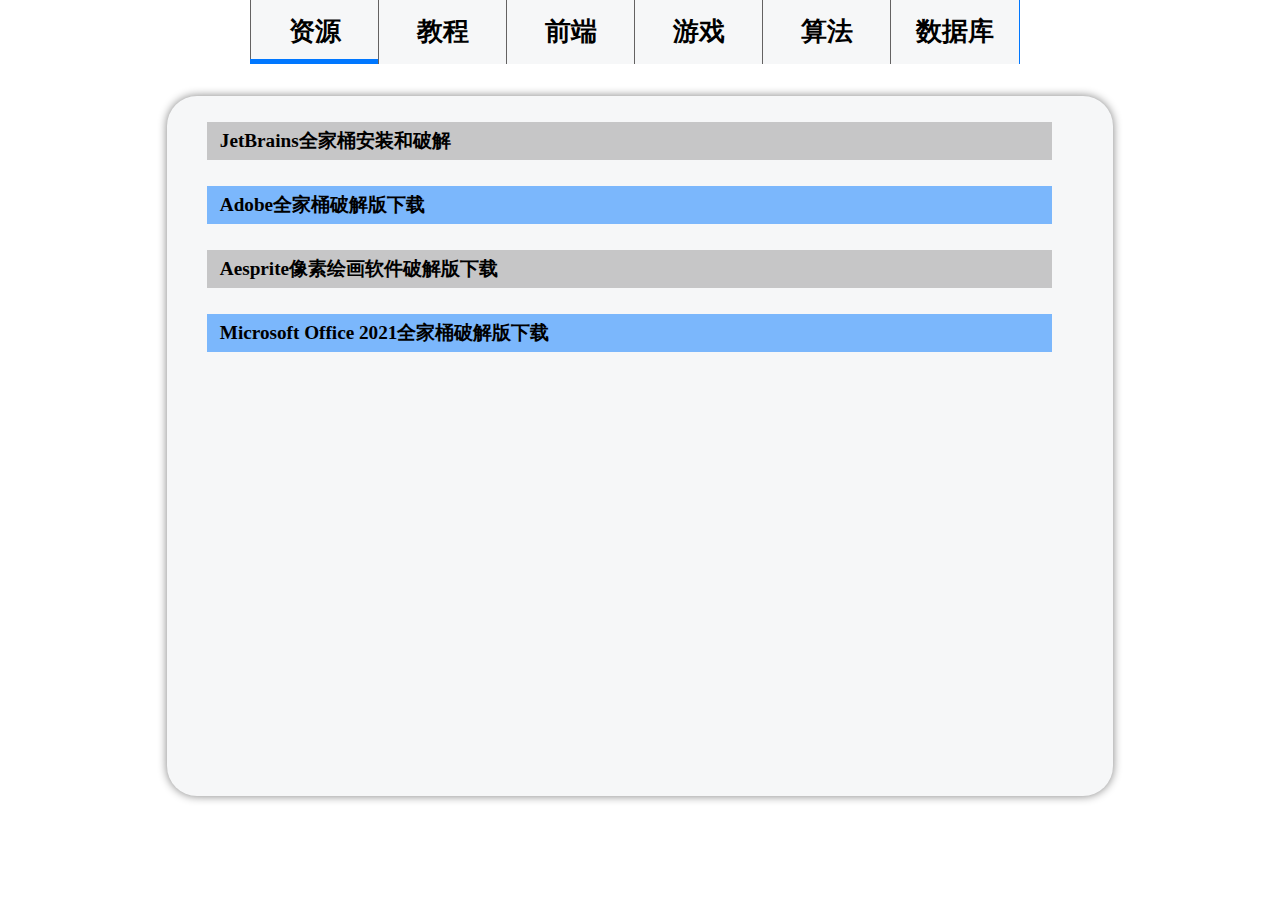
<file: index.html>
<!DOCTYPE html>
<html lang="en">
<head>
    <meta charset="UTF-8">
    <meta name="viewport" content="width=device-width, initial-scale=1.0">
    <title>Van's Blog</title>
    <link rel="stylesheet" href="./style.css">
    <link rel="shortcut icon" href="./favicon.ico" type="image/x-icon">
</head>
<body>
    <div class="head">
        <div class="underline" style="--pos:1"></div>
        <div class="select" style="--i:0" id="sele-1">
            资源
        </div>
        <div class="select" style="--i:1" id="sele-2">
            教程
        </div>
        <div class="select" style="--i:2" id="sele-3">
            前端
        </div>
        <div class="select" style="--i:3" id="sele-4">
            游戏
        </div>
        <div class="select" style="--i:4" id="sele-5">
            算法
        </div>
        <div class="select" style="--i:5" id="sele-6">
            数据库
        </div>
    </div>
    <ul class="list">
        <div class="scroll">
            <div class="handle" id="handle"></div>
        </div>
    </ul>
</body>
<script src="./articles/utils.js" type="module"></script>
<script src="./script.js" type="module"></script>
</html>
</file>
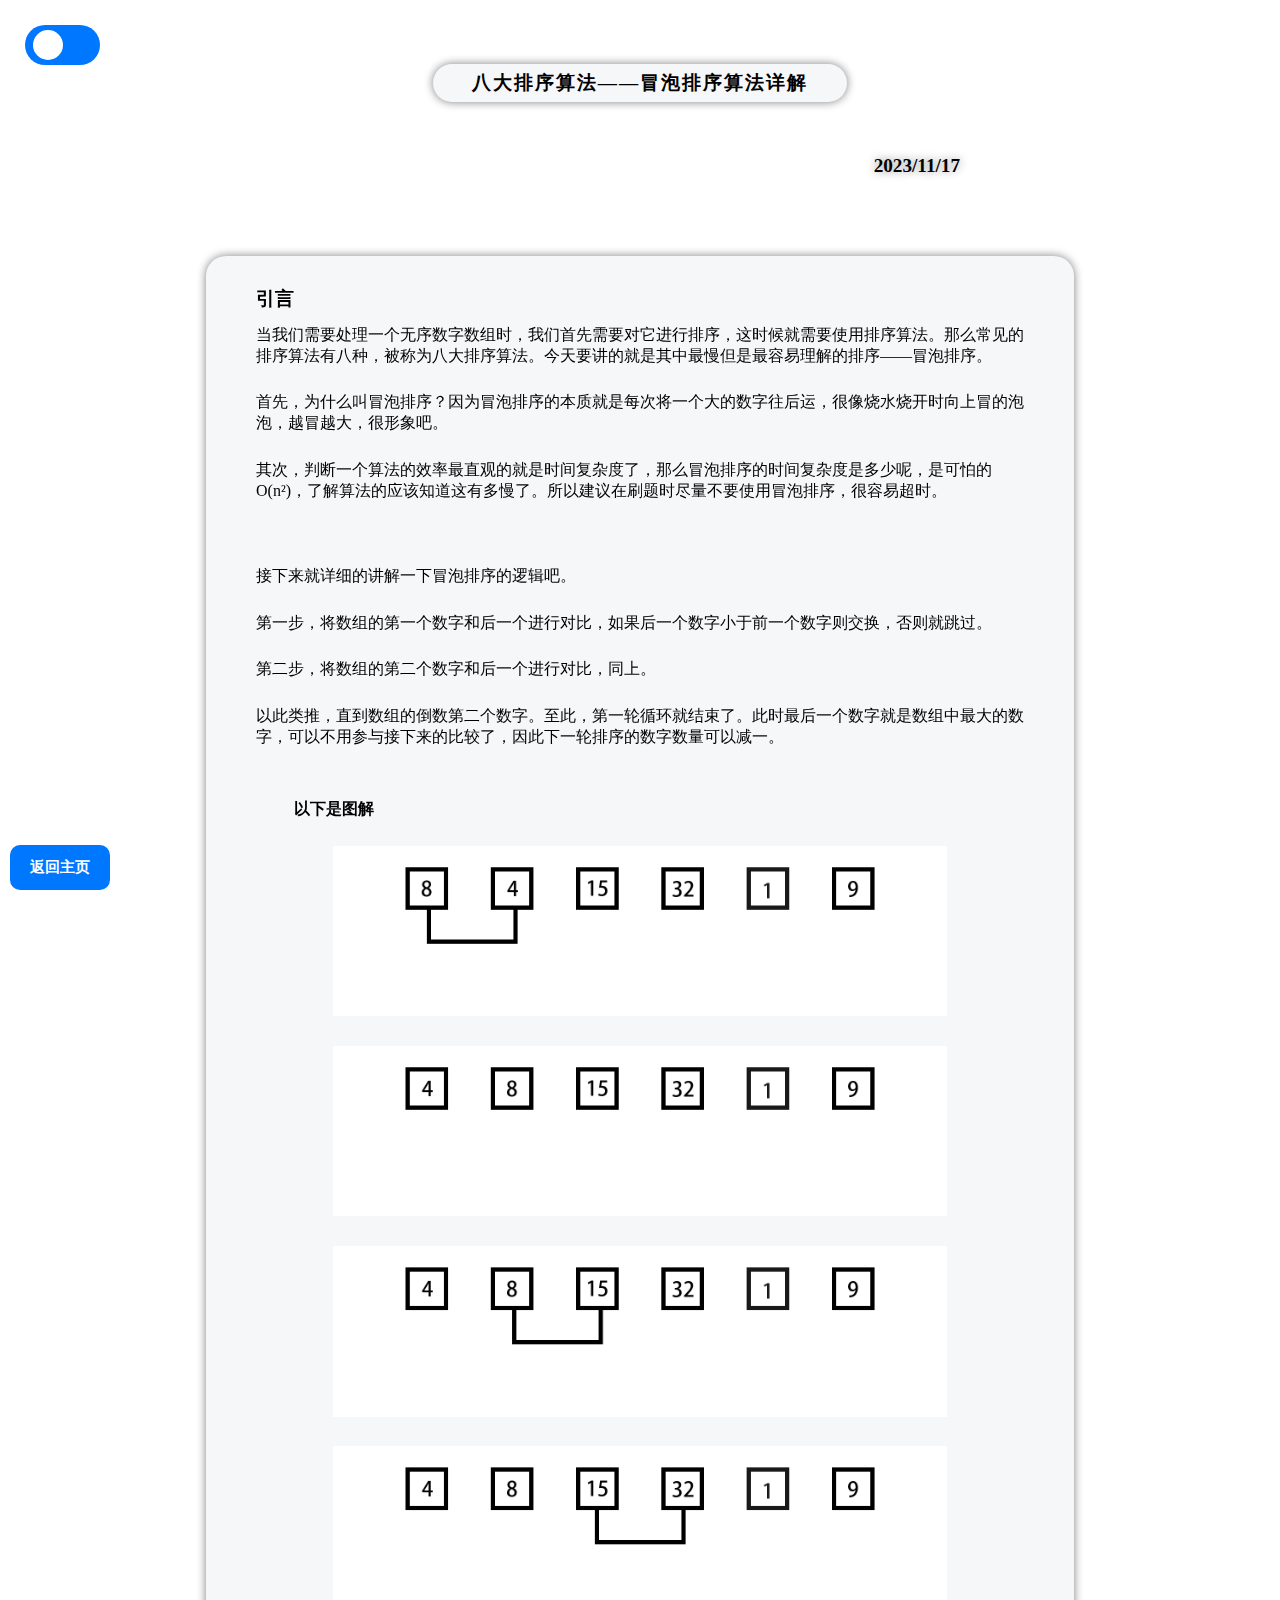
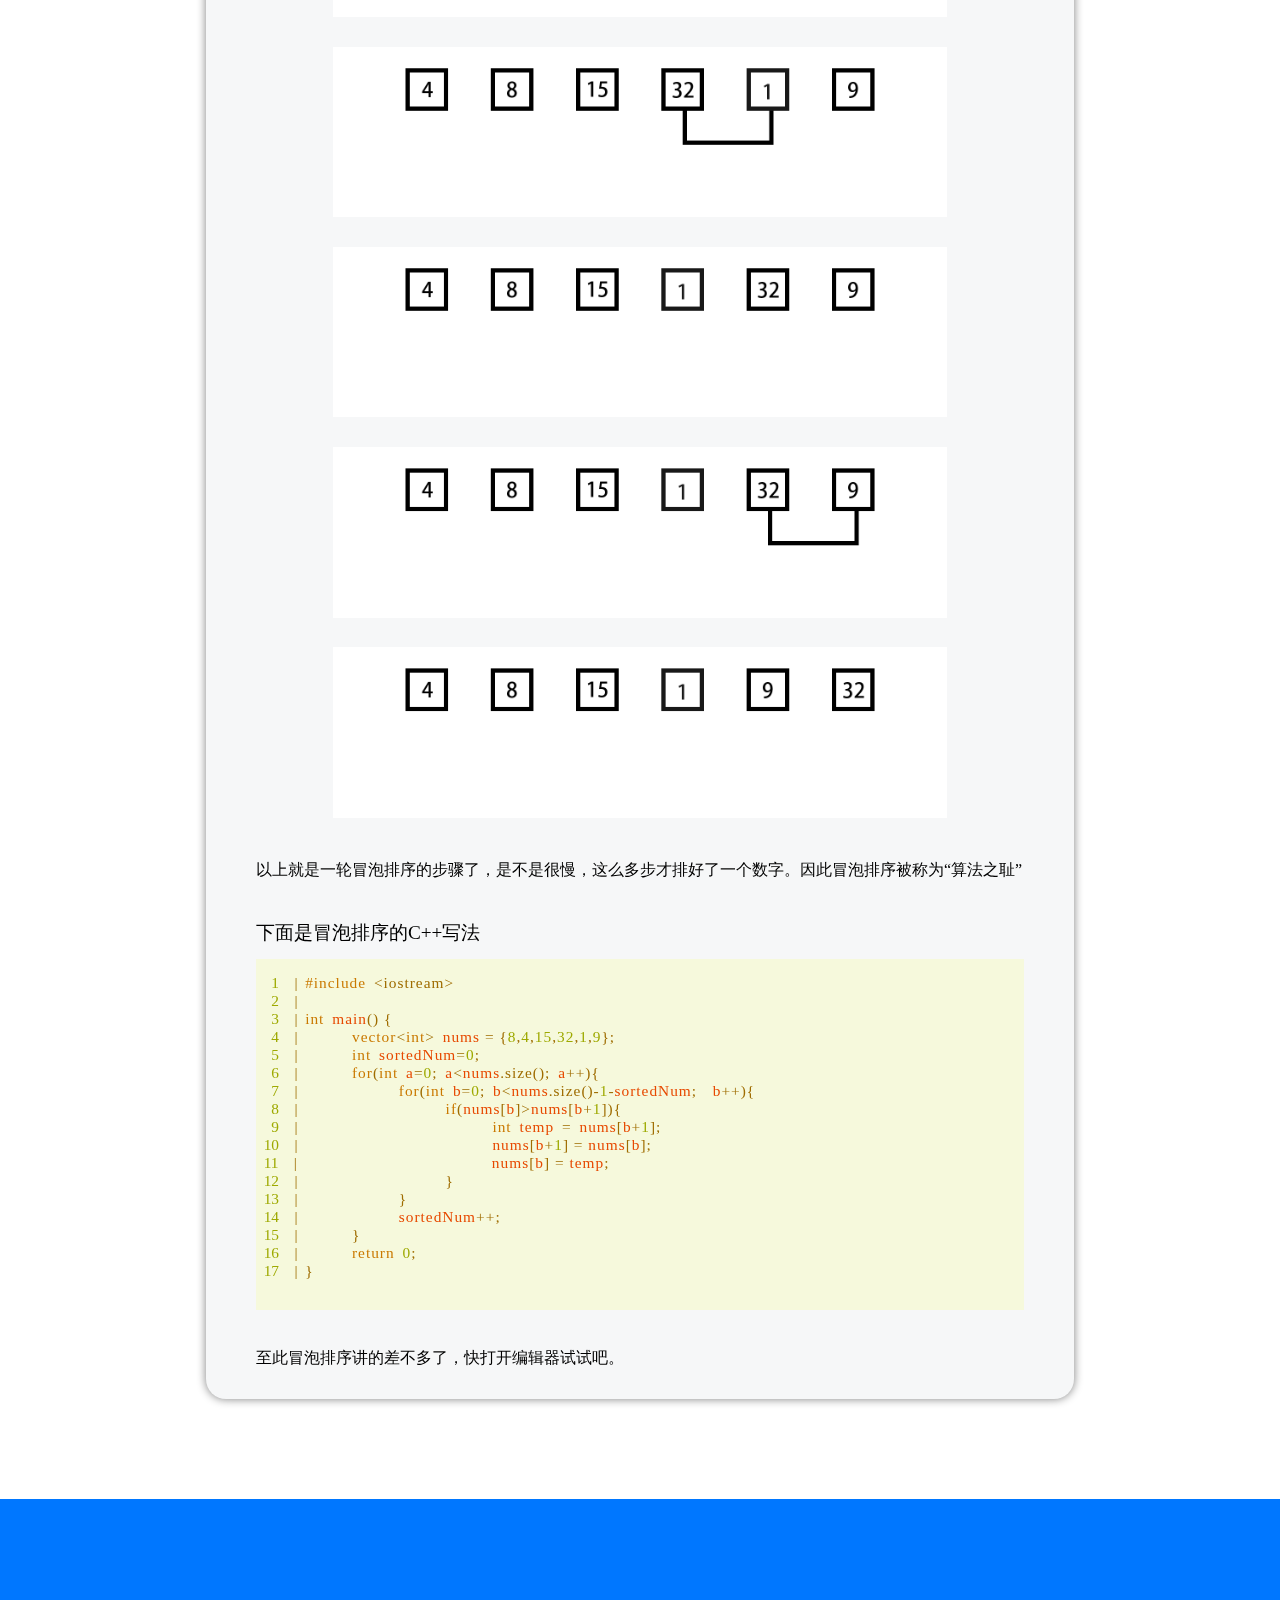
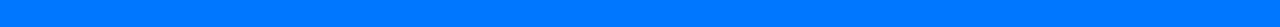
<file: articles/Algorithm/article01/article01.html>
<!DOCTYPE html>
<html lang="en">
<head>
    <meta charset="UTF-8">
    <meta name="viewport" content="width=device-width, initial-scale=1.0">
    <title>八大排序算法冒——泡排序算法详解</title>
    <link rel="stylesheet" href="../../articleStyle.css">
    <link rel="stylesheet" href="../../codeStyle.css">
    <link rel="shortcut icon" href="../../../favicon.ico" type="image/x-icon">
</head>
<body>
    <div class="fireworkBg"></div>
    <div class="modeBg"><div class="mode" id="modeBtn"></div></div>
    <div class="titleBg" id="titleBg">
        <div class="title" id="title">八大排序算法——冒泡排序算法详解</div>    
    </div>
    <div class="date">
        2023/11/17
    </div>
    <div class="articleBg" id="articleBg">
        <div class="articleContent" id="content">
            <div class="midP" style="font-weight: 600;">引言</div>
            <div class="smallP" style="padding-top: 1vw;padding-bottom: 1vw;">当我们需要处理一个无序数字数组时，我们首先需要对它进行排序，这时候就需要使用排序算法。那么常见的排序算法有八种，被称为八大排序算法。今天要讲的就是其中最慢但是最容易理解的排序——冒泡排序。</div>
            <div class="smallP" style="padding-top: 1vw;padding-bottom: 1vw;">首先，为什么叫冒泡排序？因为冒泡排序的本质就是每次将一个大的数字往后运，很像烧水烧开时向上冒的泡泡，越冒越大，很形象吧。</div>
            <div class="smallP" style="padding-top: 1vw;padding-bottom: 1vw;">其次，判断一个算法的效率最直观的就是时间复杂度了，那么冒泡排序的时间复杂度是多少呢，是可怕的O(n²)，了解算法的应该知道这有多慢了。所以建议在刷题时尽量不要使用冒泡排序，很容易超时。</div>
            <div style="width: 100%;height: 3vw;"></div>
            <div class="smallP" style="padding-top: 1vw;padding-bottom: 1vw;">接下来就详细的讲解一下冒泡排序的逻辑吧。</div>
            <div class="smallP" style="padding-top: 1vw;padding-bottom: 1vw;">第一步，将数组的第一个数字和后一个进行对比，如果后一个数字小于前一个数字则交换，否则就跳过。</div>
            <div class="smallP" style="padding-top: 1vw;padding-bottom: 1vw;">第二步，将数组的第二个数字和后一个进行对比，同上。</div>
            <div class="smallP" style="padding-top: 1vw;padding-bottom: 1vw;">以此类推，直到数组的倒数第二个数字。至此，第一轮循环就结束了。此时最后一个数字就是数组中最大的数字，可以不用参与接下来的比较了，因此下一轮排序的数字数量可以减一。</div>
            <div style="width: 100%;height: 2vw;"></div>
            <div class="smallP" style="padding-left: 3vw;font-weight: 600;  padding-top: 1vw;padding-bottom: 1vw;">以下是图解</div>
            <img src="./冒泡1.png" style="padding-top: 1vw;padding-bottom: 1vw;  position: relative;left: 10%;width: 80%;">
            <img src="./冒泡2.png" style="padding-top: 1vw;padding-bottom: 1vw;  position: relative;left: 10%;width: 80%;">
            <img src="./冒泡3.png" style="padding-top: 1vw;padding-bottom: 1vw;  position: relative;left: 10%;width: 80%;">
            <img src="./冒泡4.png" style="padding-top: 1vw;padding-bottom: 1vw;  position: relative;left: 10%;width: 80%;">
            <img src="./冒泡5.png" style="padding-top: 1vw;padding-bottom: 1vw;  position: relative;left: 10%;width: 80%;">
            <img src="./冒泡6.png" style="padding-top: 1vw;padding-bottom: 1vw;  position: relative;left: 10%;width: 80%;">
            <img src="./冒泡7.png" style="padding-top: 1vw;padding-bottom: 1vw;  position: relative;left: 10%;width: 80%;">
            <img src="./冒泡8.png" style="padding-top: 1vw;padding-bottom: 1vw;  position: relative;left: 10%;width: 80%;">
            <div style="width: 100%;height: 2vw;"></div>
            <div class="smallP">以上就是一轮冒泡排序的步骤了，是不是很慢，这么多步才排好了一个数字。因此冒泡排序被称为“算法之耻”</div>
            <div style="width: 100%;height: 3vw;"></div>
            <div class="midP">下面是冒泡排序的C++写法</div>
            <div style="width: 100%;height: 1vw;"></div>
            <pre style=" width: 100%;background-color: rgba(245, 255, 154,0.3)">
                <code>
<span class="code-head">    1 </span><span class="code-headLine">   |  </span><span class="code-keyword">#include</span> <span class="code-string">&lt;iostream&gt;</span>
<span class="code-head">    2 </span><span class="code-headLine">   |  </span>
<span class="code-head">    3 </span><span class="code-headLine">   |  </span><span class="code-keyword">int</span> <span class="code-variable">main</span><span class="code-string">() &#123;</span>
<span class="code-head">    4 </span><span class="code-headLine">   |  </span>      <span class="code-keyword">vector</span><span class="code-string">&lt;</span><span class="code-keyword">int</span><span class="code-string">&gt;</span> <span class="code-variable">nums</span><span class="code-string"> = &#123;</span><span class="code-number">8</span><span class="code-string">,</span><span class="code-number">4</span><span class="code-string">,</span><span class="code-number">15</span><span class="code-string">,</span><span class="code-number">32</span><span class="code-string">,</span><span class="code-number">1</span><span class="code-string">,</span><span class="code-number">9</span><span class="code-string">&#125;;</span>
<span class="code-head">    5 </span><span class="code-headLine">   |  </span>      <span class="code-keyword">int</span> <span class="code-variable">sortedNum</span><span class="code-string">=</span><span class="code-number">0</span><span class="code-string">;</span>
<span class="code-head">    6 </span><span class="code-headLine">   |  </span>      <span class="code-keyword">for</span><span class="code-string">(</span><span class="code-keyword">int</span> <span class="code-variable">a</span><span class="code-string">=</span><span class="code-number">0</span><span class="code-string">;</span> <span class="code-variable">a</span><span class="code-string"><</span><span class="code-variable">nums</span><span class="code-string">.size();</span> <span class="code-variable">a</span><span class="code-string">++){</span>
<span class="code-head">    7 </span><span class="code-headLine">   |  </span>            <span class="code-keyword">for</span><span class="code-string">(</span><span class="code-keyword">int</span> <span class="code-variable">b</span><span class="code-string">=</span><span class="code-number">0</span><span class="code-string">;</span> <span class="code-variable">b</span><span class="code-string"><</span><span class="code-variable">nums</span><span class="code-string">.size()-</span><span class="code-number">1</span><span class="code-string">-</span><span class="code-variable">sortedNum</span><span class="code-string">;</span>  <span class="code-variable">b</span><span class="code-string">++){</span>
<span class="code-head">    8 </span><span class="code-headLine">   |  </span>                  <span class="code-keyword">if</span><span class="code-string">(</span><span class="code-variable">nums</span><span class="code-string">[</span><span class="code-variable">b</span><span class="code-string">]></span><span class="code-variable">nums</span><span class="code-string">[</span><span class="code-variable">b</span><span class="code-string">+</span><span class="code-number">1</span><span class="code-string">]){</span>
<span class="code-head">    9 </span><span class="code-headLine">   |  </span>                        <span class="code-keyword">int</span> <span class="code-variable">temp</span> <span class="code-string">=</span> <span class="code-variable">nums</span><span class="code-string">[</span><span class="code-variable">b</span><span class="code-string">+</span><span class="code-number">1</span><span class="code-string">];</span>
<span class="code-head">  10 </span><span class="code-headLine">   |  </span>                        <span class="code-variable">nums</span><span class="code-string">[</span><span class="code-variable">b</span><span class="code-string">+</span><span class="code-number">1</span><span class="code-string">] = </span><span class="code-variable">nums</span><span class="code-string">[</span><span class="code-variable">b</span><span class="code-string">];</span>
<span class="code-head">  11 </span><span class="code-headLine">   |  </span>                        <span class="code-variable">nums</span><span class="code-string">[</span><span class="code-variable">b</span><span class="code-string">] = </span><span class="code-variable">temp</span><span class="code-string">;</span>
<span class="code-head">  12 </span><span class="code-headLine">   |  </span>                  <span class="code-string">}</span>
<span class="code-head">  13 </span><span class="code-headLine">   |  </span>            <span class="code-string">}</span>
<span class="code-head">  14 </span><span class="code-headLine">   |  </span>            <span class="code-variable">sortedNum</span><span class="code-string">++;</span>
<span class="code-head">  15 </span><span class="code-headLine">   |  </span>      <span class="code-string">}</span>
<span class="code-head">  16 </span><span class="code-headLine">   |  </span>      <span class="code-keyword">return</span> <span class="code-number">0</span><span class="code-string">;</span>
<span class="code-head">  17 </span><span class="code-headLine">   |  </span><span class="code-string">}</span>
                </code>
            </pre>
            <div style="width: 100%;height: 3vw;"></div>
            <div class="smallP">至此冒泡排序讲的差不多了，快打开编辑器试试吧。</div>
        </div>
    </div>
    <div class="foot">

    </div>
    <div class="home">
        返回主页
    </div>
</body>
<script src="../../utils.js" type="module"></script>
<script src="../../articleCommon.js"></script>
</html>
</file>
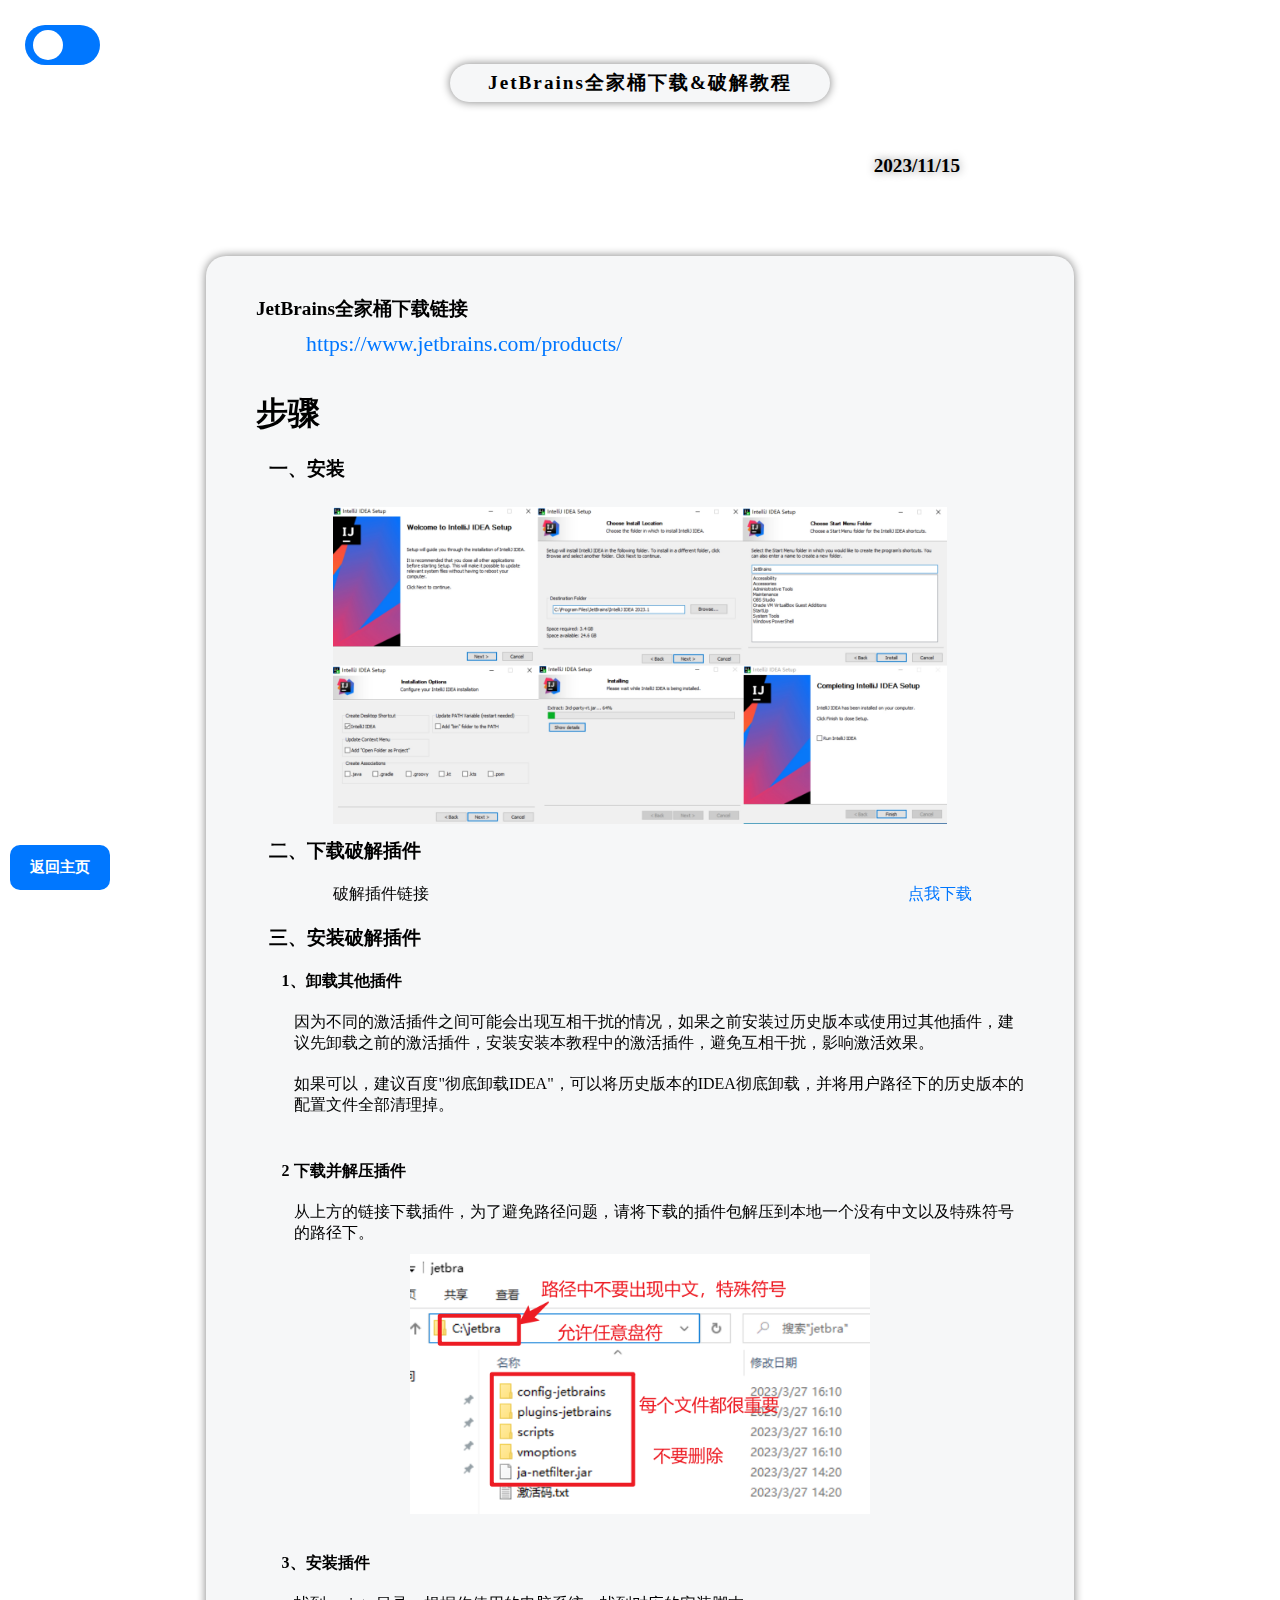
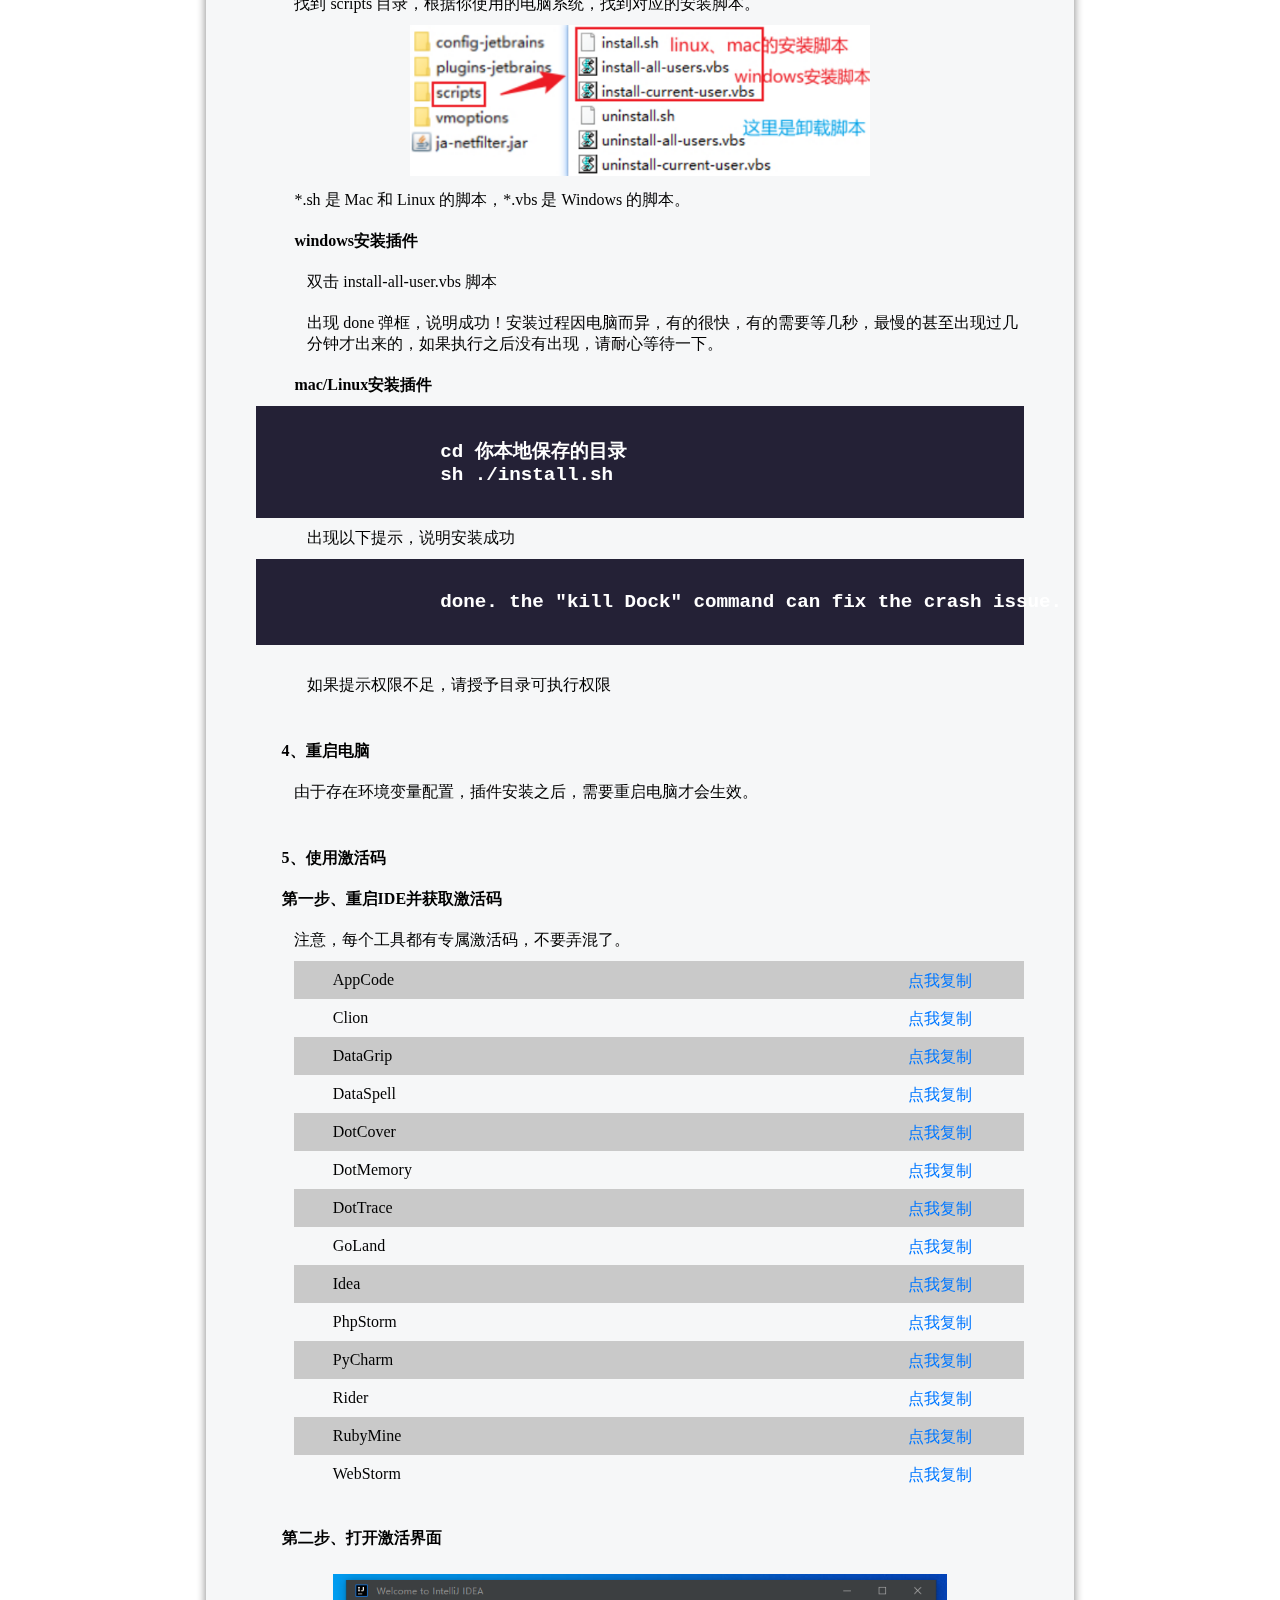
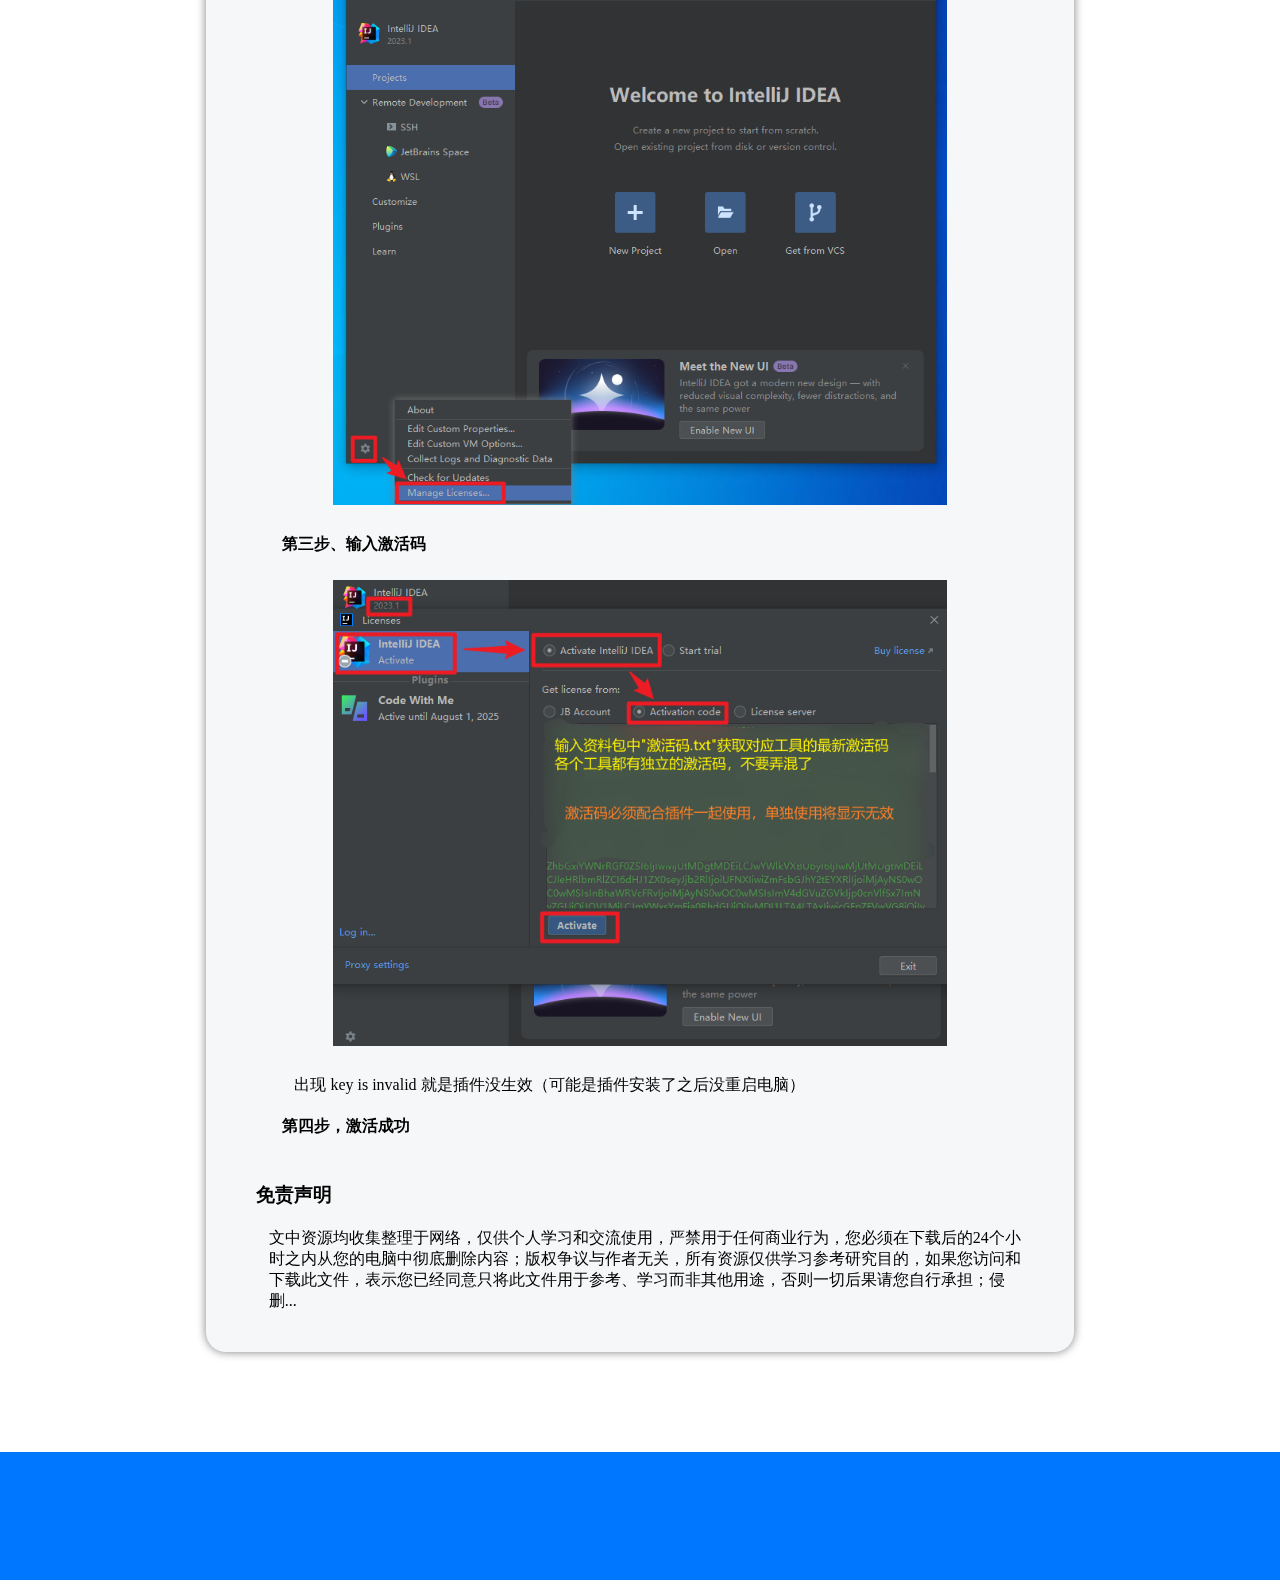
<file: articles/Source/article01/article01.html>
<!DOCTYPE html>
<html lang="en">
<head>
    <meta charset="UTF-8">
    <meta name="viewport" content="width=device-width, initial-scale=1.0">
    <title>JetBrains全家桶下载&破解</title>
    <link rel="stylesheet" href="../../articleStyle.css">
    <link rel="shortcut icon" href="../../../favicon.ico" type="image/x-icon">
</head>
<body>
    <div class="fireworkBg"></div>
    <div class="modeBg"><div class="mode" id="modeBtn"></div></div>
    <div class="titleBg" id="titleBg">
        <div class="title" id="title">JetBrains全家桶下载&破解教程</div>    
    </div>
    <div class="date">
        2023/11/15
    </div>
    <div class="articleBg" id="articleBg">
        <div class="articleContent" id="content">
            <p class="midP" style="font-weight: 600;">JetBrains全家桶下载链接 </p>
            <a class="midP" style="font-size: 1.7vw; margin-left: 50px;" href="https://www.jetbrains.com/products/">https://www.jetbrains.com/products/</a>
            <div style="height: 25px;width: 100%;"></div>
            <p class="largeP" style="font-weight: 600;">步骤</p>
            <p class="midP" style="font-weight: 600;padding-left: 1vw;">一、安装</p>
            <div style="height: 15px;width: 100%;"></div>
            <img src="./安装.png" style="position: relative;left: 10%; width: 80%;">
            <p class="midP" style="font-weight: 600;padding-left: 1vw;">二、下载破解插件</p>
            <p class="smallP" style="margin-left: 3vw;padding-left:3vw;">
                破解插件链接
                <a href="./【请解压】JetBrains 2023.1 永久激活插件.zip" style="position: absolute;right: 5vw;margin-right:3vw;">点我下载</a>
            </p>
            <p class="midP" style="font-weight: 600;padding-left: 1vw;">三、安装破解插件</p>
            <p class="smallP" style="font-weight: 600;padding-left: 2vw;">1、卸载其他插件</p>
            <p class="smallP" style="padding-left: 3vw;">因为不同的激活插件之间可能会出现互相干扰的情况，如果之前安装过历史版本或使用过其他插件，建议先卸载之前的激活插件，安装安装本教程中的激活插件，避免互相干扰，影响激活效果。</p>
            <p class="smallP" style="padding-left: 3vw;">如果可以，建议百度"彻底卸载IDEA"，可以将历史版本的IDEA彻底卸载，并将用户路径下的历史版本的配置文件全部清理掉。</p>
            <div style="height: 25px;width: 100%;"></div>
            <p class="smallP" style="font-weight: 600;padding-left: 2vw;">2 下载并解压插件</p>
            <p class="smallP" style="padding-left: 3vw;">从上方的链接下载插件，为了避免路径问题，请将下载的插件包解压到本地一个没有中文以及特殊符号的路径下。</p>
            <img src="./插件路径.png" style="position: relative; left: 20%; width: 60%;">
            <div style="height: 25px;width: 100%;"></div>
            <p class="smallP" style="font-weight: 600;padding-left: 2vw;">3、安装插件</p>
            <p class="smallP" style="padding-left: 3vw;">找到 scripts 目录，根据你使用的电脑系统，找到对应的安装脚本。</p>
            <img src="./安装插件.png" style="position: relative; left: 20%; width: 60%;">
            <p class="smallP" style="padding-left: 3vw;">*.sh 是 Mac 和 Linux 的脚本，*.vbs 是 Windows 的脚本。</p>
            <p class="smallP" style="padding-left: 3vw; font-weight: 600;">windows安装插件</p>
            <p class="smallP" style="padding-left: 4vw;">双击 install-all-user.vbs 脚本</p>
            <p class="smallP" style="padding-left: 4vw;">出现 done 弹框，说明成功！安装过程因电脑而异，有的很快，有的需要等几秒，最慢的甚至出现过几分钟才出来的，如果执行之后没有出现，请耐心等待一下。</p>
            <p class="smallP" style="padding-left: 3vw; font-weight: 600;">mac/Linux安装插件</p>
            <pre style="background-color: #242136;"><p class="smallP" style="font-size: 1.5vw;color:white; font-weight: 600; font-family:Monaco,'MonacoRegular','Microsoft Yahei',monospace;">
                cd 你本地保存的目录
                sh ./install.sh
            </p></pre>
            <p class="smallP" style="padding-left: 4vw;">出现以下提示，说明安装成功</p>
            <pre style="background-color: #242136;"><p class="smallP" style="font-size: 1.5vw; color:white; font-weight: 600; font-family:Monaco,'MonacoRegular','Microsoft Yahei',monospace;">
                done. the "kill Dock" command can fix the crash issue.
            </p></pre>
            <div style="height: 20px;width: 100%;"></div>
            <p class="smallP" style="padding-left: 4vw;">如果提示权限不足，请授予目录可执行权限</p>
            <div style="height: 25px;width: 100%;"></div>
            <p class="smallP" style="font-weight: 600;padding-left: 2vw;">4、重启电脑</p>
            <p class="smallP" style="padding-left: 3vw;">由于存在环境变量配置，插件安装之后，需要重启电脑才会生效。</p>
            <div style="height: 25px;width: 100%;"></div>
            <p class="smallP" style="font-weight: 600;padding-left: 2vw;">5、使用激活码</p>
            <p class="smallP" style="font-weight: 600;padding-left: 2vw;">第一步、重启IDE并获取激活码</p>
            <p class="smallP" style="padding-left: 3vw;">注意，每个工具都有专属激活码，不要弄混了。</p>
            <p class="smallP" style="margin-left: 3vw;padding-left:3vw; background-color: rgb(201, 201, 201);">
                AppCode
                <a id="AppCodeCopy" style="position: absolute;right: 5vw;margin-right:3vw;">点我复制</a>
            </p>
            <p class="smallP" style="margin-left: 3vw;padding-left:3vw;">
                Clion
                <a id="ClionCopy" style="position: absolute;right: 5vw;margin-right:3vw;">点我复制</a>
            </p>
            <p class="smallP" style="margin-left: 3vw;padding-left:3vw; background-color: rgb(201, 201, 201);">
                DataGrip
                <a id="DataGripCopy" style="position: absolute;right: 5vw;margin-right:3vw;">点我复制</a>
            </p>
            <p class="smallP" style="margin-left: 3vw;padding-left:3vw;">
                DataSpell
                <a id="DataSpellCopy" style="position: absolute;right: 5vw;margin-right:3vw;">点我复制</a>
            </p>
            <p class="smallP" style="margin-left: 3vw;padding-left:3vw; background-color: rgb(201, 201, 201);">
                DotCover
                <a id="DotCoverCopy" style="position: absolute;right: 5vw;margin-right:3vw;">点我复制</a>
            </p>
            <p class="smallP" style="margin-left: 3vw;padding-left:3vw;">
                DotMemory
                <a id="DotMemoryCopy" style="position: absolute;right: 5vw;margin-right:3vw;">点我复制</a>
            </p>
            <p class="smallP" style="margin-left: 3vw;padding-left:3vw; background-color: rgb(201, 201, 201);">
                DotTrace
                <a id="DotTraceCopy" style="position: absolute;right: 5vw;margin-right:3vw;">点我复制</a>
            </p>
            <p class="smallP" style="margin-left: 3vw;padding-left:3vw;">
                GoLand
                <a id="GoLandCopy" style="position: absolute;right: 5vw;margin-right:3vw;">点我复制</a>
            </p>
            <p class="smallP" style="margin-left: 3vw;padding-left:3vw; background-color: rgb(201, 201, 201);">
                Idea
                <a id="IdeaCopy" style="position: absolute;right: 5vw;margin-right:3vw;">点我复制</a>
            </p>
            <p class="smallP" style="margin-left: 3vw;padding-left:3vw; ">
                PhpStorm
                <a id="PhpStormCopy" style="position: absolute;right: 5vw;margin-right:3vw;">点我复制</a>
            </p>
            <p class="smallP" style="margin-left: 3vw;padding-left:3vw; background-color: rgb(201, 201, 201);">
                PyCharm
                <a id="PyCharmCopy" style="position: absolute;right: 5vw;margin-right:3vw;">点我复制</a>
            </p>
            <p class="smallP" style="margin-left: 3vw;padding-left:3vw;">
                Rider
                <a id="RiderCopy" style="position: absolute;right: 5vw;margin-right:3vw;">点我复制</a>
            </p>
            <p class="smallP" style="margin-left: 3vw;padding-left:3vw;  background-color: rgb(201, 201, 201);">
                RubyMine
                <a id="RubyMineCopy" style="position: absolute;right: 5vw;margin-right:3vw;">点我复制</a>
            </p>
            <p class="smallP" style="margin-left: 3vw;padding-left:3vw;">
                WebStorm
                <a id="WebStormCopy" style="position: absolute;right: 5vw;margin-right:3vw;">点我复制</a>
            </p>
            <div style="height: 25px;width: 100%;"></div>
            <p class="smallP" style="font-weight: 600;padding-left: 2vw;">第二步、打开激活界面</p>
            <img src="./激活界面.png" style="width: 80%;left: 10%;position: relative;padding-top: 15px;padding-bottom: 15px;">
            <p class="smallP" style="font-weight: 600;padding-left: 2vw;">第三步、输入激活码</p>
            <img src="./输入激活码.png" style="width: 80%;left: 10%;position: relative;padding-top: 15px;padding-bottom: 15px;">
            <p class="smallP" style="padding-left: 3vw;">出现 key is invalid 就是插件没生效（可能是插件安装了之后没重启电脑）</p>
            <p class="smallP" style="font-weight: 600;padding-left: 2vw;">第四步，激活成功</p>
            <div style="height: 25px;width: 100%;"></div>
            <p class="midP" style="font-weight: 600;">免责声明</p>
            <p class="smallP" style="padding-left: 1vw;">文中资源均收集整理于网络，仅供个人学习和交流使用，严禁用于任何商业行为，您必须在下载后的24个小时之内从您的电脑中彻底删除内容；版权争议与作者无关，所有资源仅供学习参考研究目的，如果您访问和下载此文件，表示您已经同意只将此文件用于参考、学习而非其他用途，否则一切后果请您自行承担；侵删...</p>
        </div>
    </div>
    <div class="foot">

    </div>
    <div class="home">
        返回主页
    </div>
</body>
<script src="../../utils.js" type="module"></script>
<script src="../../articleCommon.js"></script>
<script src="./script01.js" type="module"></script>
</html>
</file>
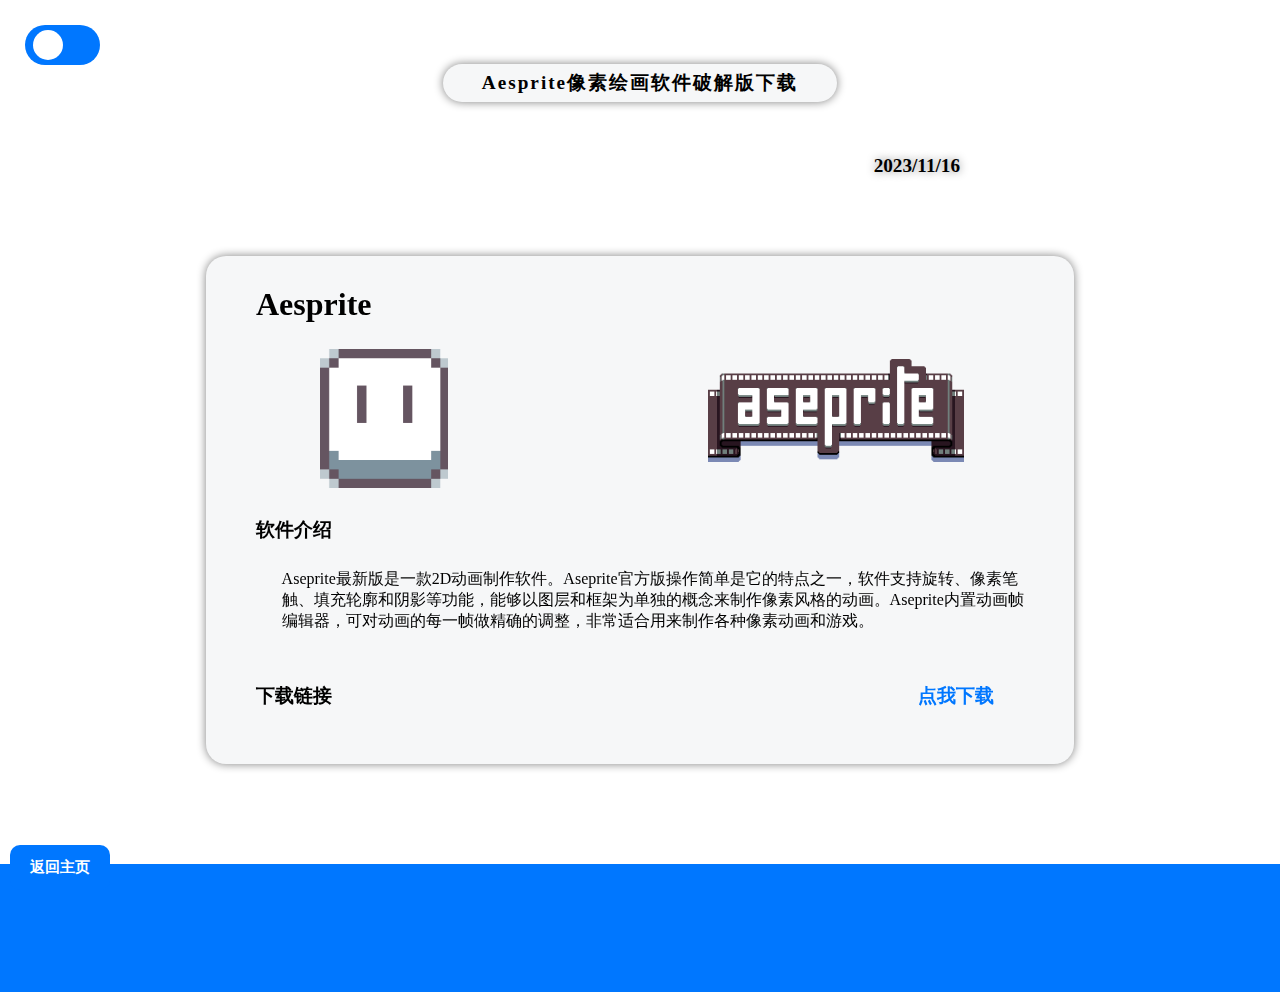
<file: articles/Source/article03/article03.html>
<!DOCTYPE html>
<html lang="en">
<head>
    <meta charset="UTF-8">
    <meta name="viewport" content="width=device-width, initial-scale=1.0">
    <title>Aesprite像素绘画软件破解版下载</title>
    <link rel="stylesheet" href="../../articleStyle.css">
    <link rel="shortcut icon" href="../../../favicon.ico" type="image/x-icon">
</head>
<body>
    <div class="fireworkBg"></div>
    <div class="modeBg"><div class="mode" id="modeBtn"></div></div>
    <div class="titleBg" id="titleBg">
        <div class="title" id="title">Aesprite像素绘画软件破解版下载</div>    
    </div>
    <div class="date">
        2023/11/16
    </div>
    <div class="articleBg" id="articleBg">
        <div class="articleContent" id="content">
            <div class="largeP" style="font-weight: 600;">Aesprite</div>
            <img src="./logo.png"style="margin-top: 2vw;margin-bottom: 2vw; padding-left: 5vw; width: 10vw;">
            <img src="./logo2.png"style="position: relative;bottom:2vw; margin-top: 2vw;margin-bottom: 2vw; padding-left: 20vw; width: 20vw;">
            <div class="midP" style="font-weight: 600;">
                软件介绍
            </div>
            <div style="width: 100%;height: 2vw;"></div>
            <div class="smallP" style="padding-left: 2vw;">
                Aseprite最新版是一款2D动画制作软件。Aseprite官方版操作简单是它的特点之一，软件支持旋转、像素笔触、填充轮廓和阴影等功能，能够以图层和框架为单独的概念来制作像素风格的动画。Aseprite内置动画帧编辑器，可对动画的每一帧做精确的调整，非常适合用来制作各种像素动画和游戏。
            </div>
            <div style="width: 100%;height: 4vw;"></div>
            <div class="midP" style="font-weight: 600;">
                下载链接
                <a href="./Aseprite.rar" style="position: absolute;right: 50px;padding-right:30px;">点我下载</a>
            </div>
            <div style="width: 100%;height: 2vw;"></div>
        </div>
    </div>
    <div class="foot">

    </div>
    <div class="home">
        返回主页
    </div>
</body>
<script src="../../utils.js" type="module"></script>
<script src="../../articleCommon.js"></script>
</html>
</file>
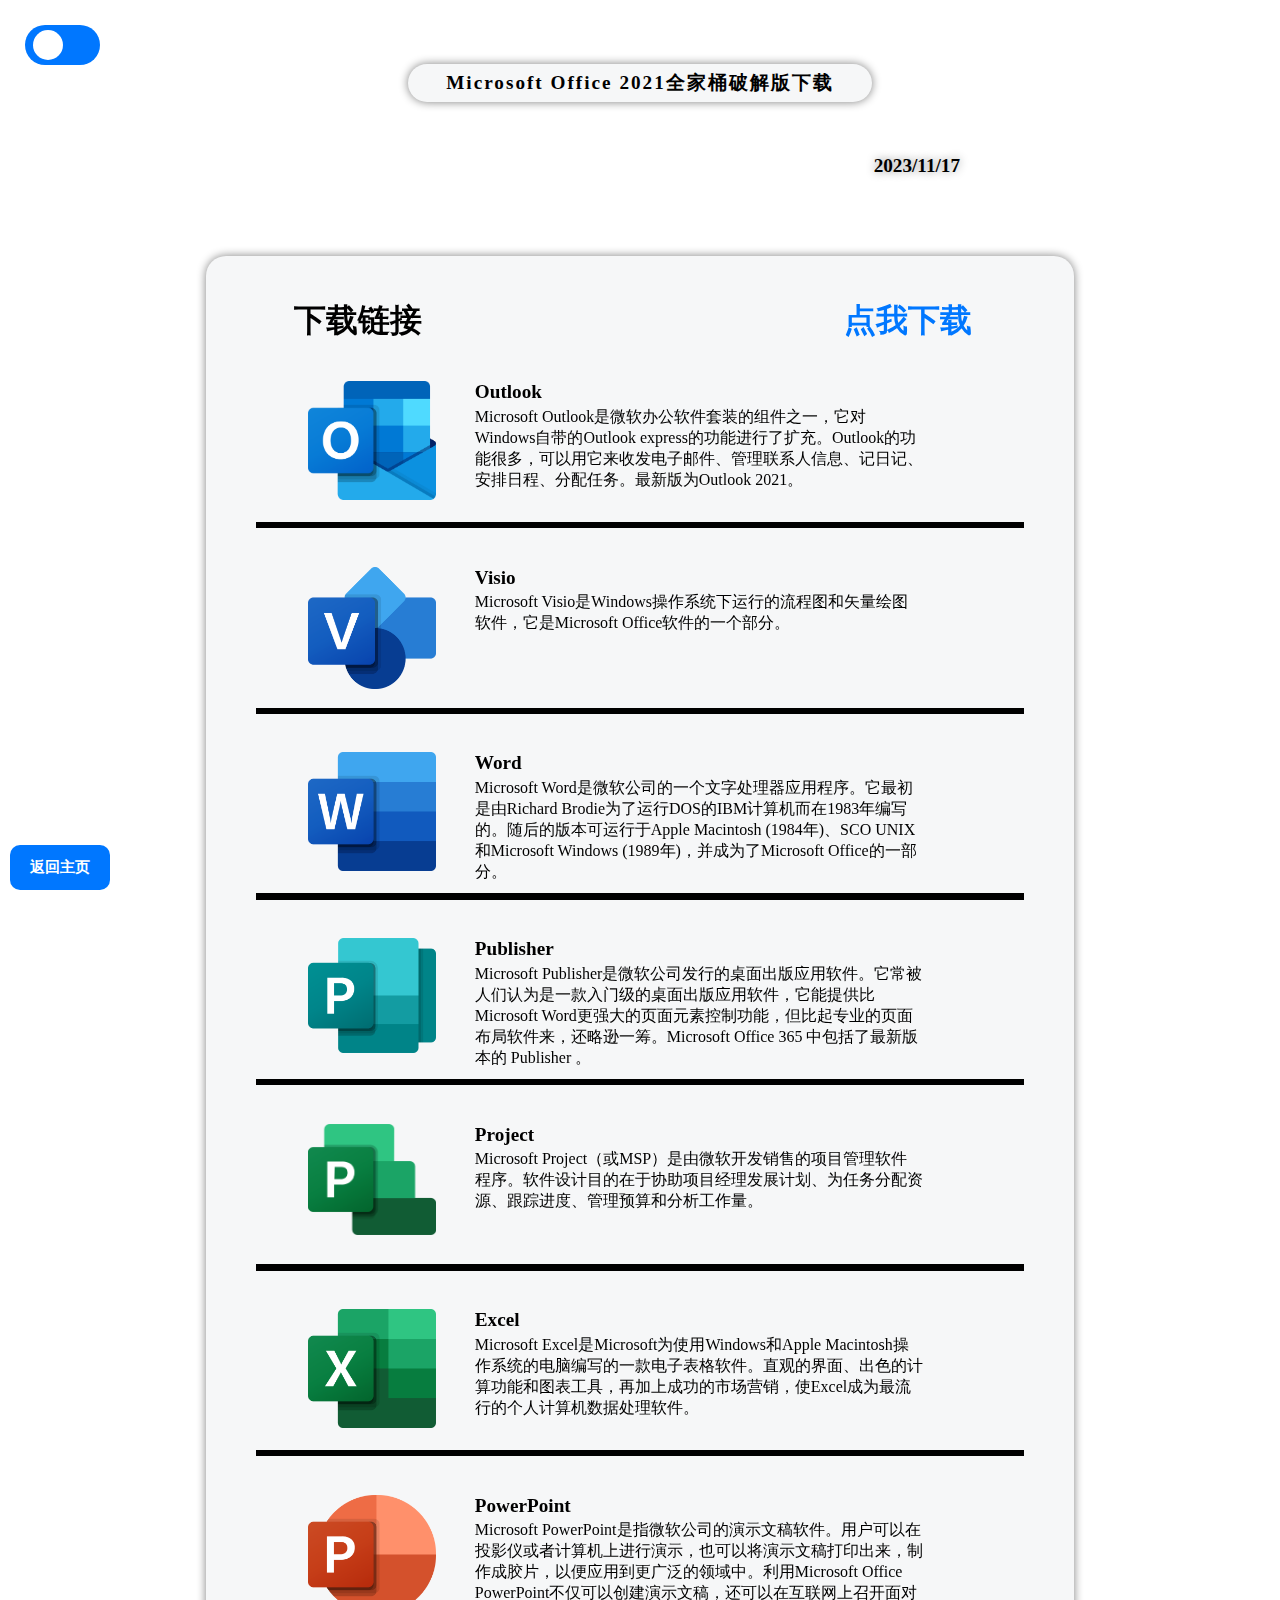
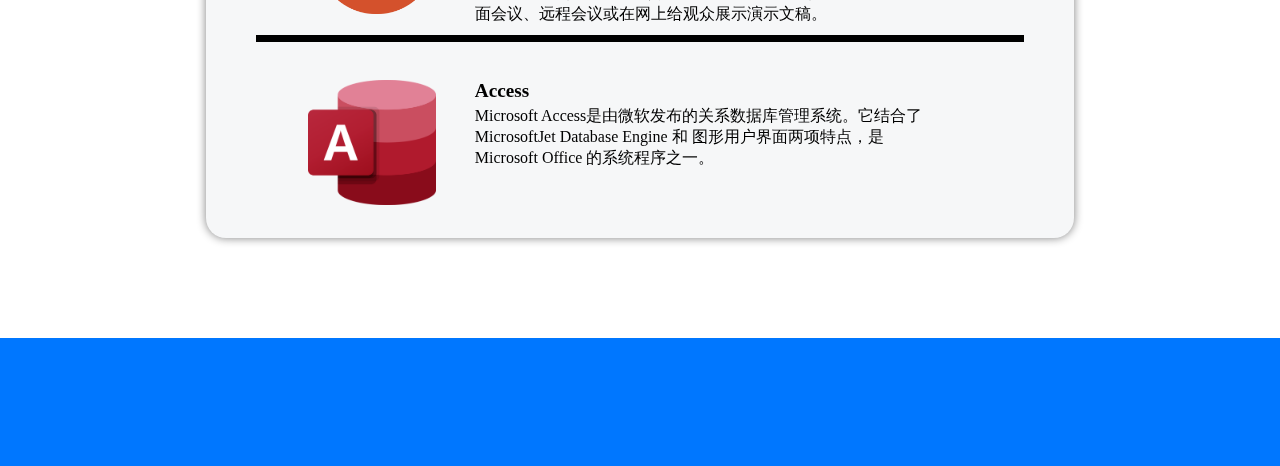
<file: articles/Source/article04/article04.html>
<!DOCTYPE html>
<html lang="en">
<head>
    <meta charset="UTF-8">
    <meta name="viewport" content="width=device-width, initial-scale=1.0">
    <title>Microsoft Office 2021全家桶破解版下载</title>
    <link rel="stylesheet" href="../../articleStyle.css">
    <link rel="shortcut icon" href="../../../favicon.ico" type="image/x-icon">
</head>
<body>
    <div class="fireworkBg"></div>
    <div class="modeBg"><div class="mode" id="modeBtn"></div></div>
    <div class="titleBg" id="titleBg">
        <div class="title" id="title">Microsoft Office 2021全家桶破解版下载</div>    
    </div>
    <div class="date">
        2023/11/17
    </div>
    <div class="articleBg" id="articleBg">
        <div class="articleContent" id="content">
            <div class="largeP" style="margin-left: 3vw; font-weight: 600;padding-top: 1vw;padding-bottom: 1vw;">
                下载链接
                <a href="./OfficeSetup.exe" style="position: absolute;right: 5vw;margin-right:3vw;">点我下载</a>
            </div>
            <div style="width: 100%;height: 2vw;"></div>
            <div style="height: 10vw;width: 100%;">
                <div class="midP" style="position: absolute;left: 18vw; padding-left: 3vw;font-weight: 600;">Outlook</div>
                <img src="./logos/Outlook.png" style="position: absolute;left: 8vw;width: 10vw;">
                <div class="smallP" style="position: absolute;left: 18vw; padding-left: 3vw;padding-top:2vw;width: 35vw;">Microsoft Outlook是微软办公软件套装的组件之一，它对Windows自带的Outlook express的功能进行了扩充。Outlook的功能很多，可以用它来收发电子邮件、管理联系人信息、记日记、安排日程、分配任务。最新版为Outlook 2021。</div>
            </div>
            <div style="width: 100%;height: 0.5vw;background-color:black;margin-top:1vw;margin-bottom:1vw;"></div>
            <div style="width: 100%;height: 2vw;"></div>
            <div style="height: 10vw;width: 100%;">
                <div class="midP" style="position: absolute;left: 18vw; padding-left: 3vw;font-weight: 600;">Visio</div>
                <img src="./logos/Visio.png" style="position: absolute;left: 8vw;width: 10vw;">
                <div class="smallP" style="position: absolute;left: 18vw; padding-left: 3vw;padding-top:2vw;width: 35vw;">Microsoft Visio是Windows操作系统下运行的流程图和矢量绘图软件，它是Microsoft Office软件的一个部分。</div>
            </div>
            <div style="width: 100%;height: 0.5vw;background-color:black;margin-top:1vw;margin-bottom:1vw;"></div>
            <div style="width: 100%;height: 2vw;"></div>
            <div style="height: 10vw;width: 100%;">
                <div class="midP" style="position: absolute;left: 18vw; padding-left: 3vw;font-weight: 600;">Word</div>
                <img src="./logos/Word.png" style="position: absolute;left: 8vw;width: 10vw;">
                <div class="smallP" style="position: absolute;left: 18vw; padding-left: 3vw;padding-top:2vw;width: 35vw;">Microsoft Word是微软公司的一个文字处理器应用程序。它最初是由Richard Brodie为了运行DOS的IBM计算机而在1983年编写的。随后的版本可运行于Apple Macintosh (1984年)、SCO UNIX和Microsoft Windows (1989年)，并成为了Microsoft Office的一部分。</div>
            </div>
            <div style="width: 100%;height: 0.5vw;background-color:black;margin-top:1vw;margin-bottom:1vw;"></div>
            <div style="width: 100%;height: 2vw;"></div>
            <div style="height: 10vw;width: 100%;">
                <div class="midP" style="position: absolute;left: 18vw; padding-left: 3vw;font-weight: 600;">Publisher</div>
                <img src="./logos/Publisher.png" style="position: absolute;left: 8vw;width: 10vw;">
                <div class="smallP" style="position: absolute;left: 18vw; padding-left: 3vw;padding-top:2vw;width: 35vw;">Microsoft Publisher是微软公司发行的桌面出版应用软件。它常被人们认为是一款入门级的桌面出版应用软件，它能提供比Microsoft Word更强大的页面元素控制功能，但比起专业的页面布局软件来，还略逊一筹。Microsoft Office 365 中包括了最新版本的 Publisher 。</div>
            </div>
            <div style="width: 100%;height: 0.5vw;background-color:black;margin-top:1vw;margin-bottom:1vw;"></div>
            <div style="width: 100%;height: 2vw;"></div>
            <div style="height: 10vw;width: 100%;">
                <div class="midP" style="position: absolute;left: 18vw; padding-left: 3vw;font-weight: 600;">Project</div>
                <img src="./logos/Project.png" style="position: absolute;left: 8vw;width: 10vw;">
                <div class="smallP" style="position: absolute;left: 18vw; padding-left: 3vw;padding-top:2vw;width: 35vw;">Microsoft Project（或MSP）是由微软开发销售的项目管理软件程序。软件设计目的在于协助项目经理发展计划、为任务分配资源、跟踪进度、管理预算和分析工作量。</div>
            </div>
            <div style="width: 100%;height: 0.5vw;background-color:black;margin-top:1vw;margin-bottom:1vw;"></div>
            <div style="width: 100%;height: 2vw;"></div>
            <div style="height: 10vw;width: 100%;">
                <div class="midP" style="position: absolute;left: 18vw; padding-left: 3vw;font-weight: 600;">Excel</div>
                <img src="./logos/Excel.png" style="position: absolute;left: 8vw;width: 10vw;">
                <div class="smallP" style="position: absolute;left: 18vw; padding-left: 3vw;padding-top:2vw;width: 35vw;">Microsoft Excel是Microsoft为使用Windows和Apple Macintosh操作系统的电脑编写的一款电子表格软件。直观的界面、出色的计算功能和图表工具，再加上成功的市场营销，使Excel成为最流行的个人计算机数据处理软件。</div>
            </div>
            <div style="width: 100%;height: 0.5vw;background-color:black;margin-top:1vw;margin-bottom:1vw;"></div>
            <div style="width: 100%;height: 2vw;"></div>
            <div style="height: 10vw;width: 100%;">
                <div class="midP" style="position: absolute;left: 18vw; padding-left: 3vw;font-weight: 600;">PowerPoint</div>
                <img src="./logos/PowerPoint.png" style="position: absolute;left: 8vw;width: 10vw;">
                <div class="smallP" style="position: absolute;left: 18vw; padding-left: 3vw;padding-top:2vw;width: 35vw;">Microsoft PowerPoint是指微软公司的演示文稿软件。用户可以在投影仪或者计算机上进行演示，也可以将演示文稿打印出来，制作成胶片，以便应用到更广泛的领域中。利用Microsoft Office PowerPoint不仅可以创建演示文稿，还可以在互联网上召开面对面会议、远程会议或在网上给观众展示演示文稿。</div>
            </div>
            <div style="width: 100%;height: 0.5vw;background-color:black;margin-top:1vw;margin-bottom:1vw;"></div>
            <div style="width: 100%;height: 2vw;"></div>
            <div style="height: 10vw;width: 100%;">
                <div class="midP" style="position: absolute;left: 18vw; padding-left: 3vw;font-weight: 600;">Access</div>
                <img src="./logos/Access.png" style="position: absolute;left: 8vw;width: 10vw;">
                <div class="smallP" style="position: absolute;left: 18vw; padding-left: 3vw;padding-top:2vw;width: 35vw;">Microsoft Access是由微软发布的关系数据库管理系统。它结合了 MicrosoftJet Database Engine 和 图形用户界面两项特点，是 Microsoft Office 的系统程序之一。</div>
            </div>
        </div>
    </div>
    <div class="foot">

    </div>
    <div class="home">
        返回主页
    </div>
</body>
<script src="../../utils.js" type="module"></script>
<script src="../../articleCommon.js"></script>
</html>
</file>
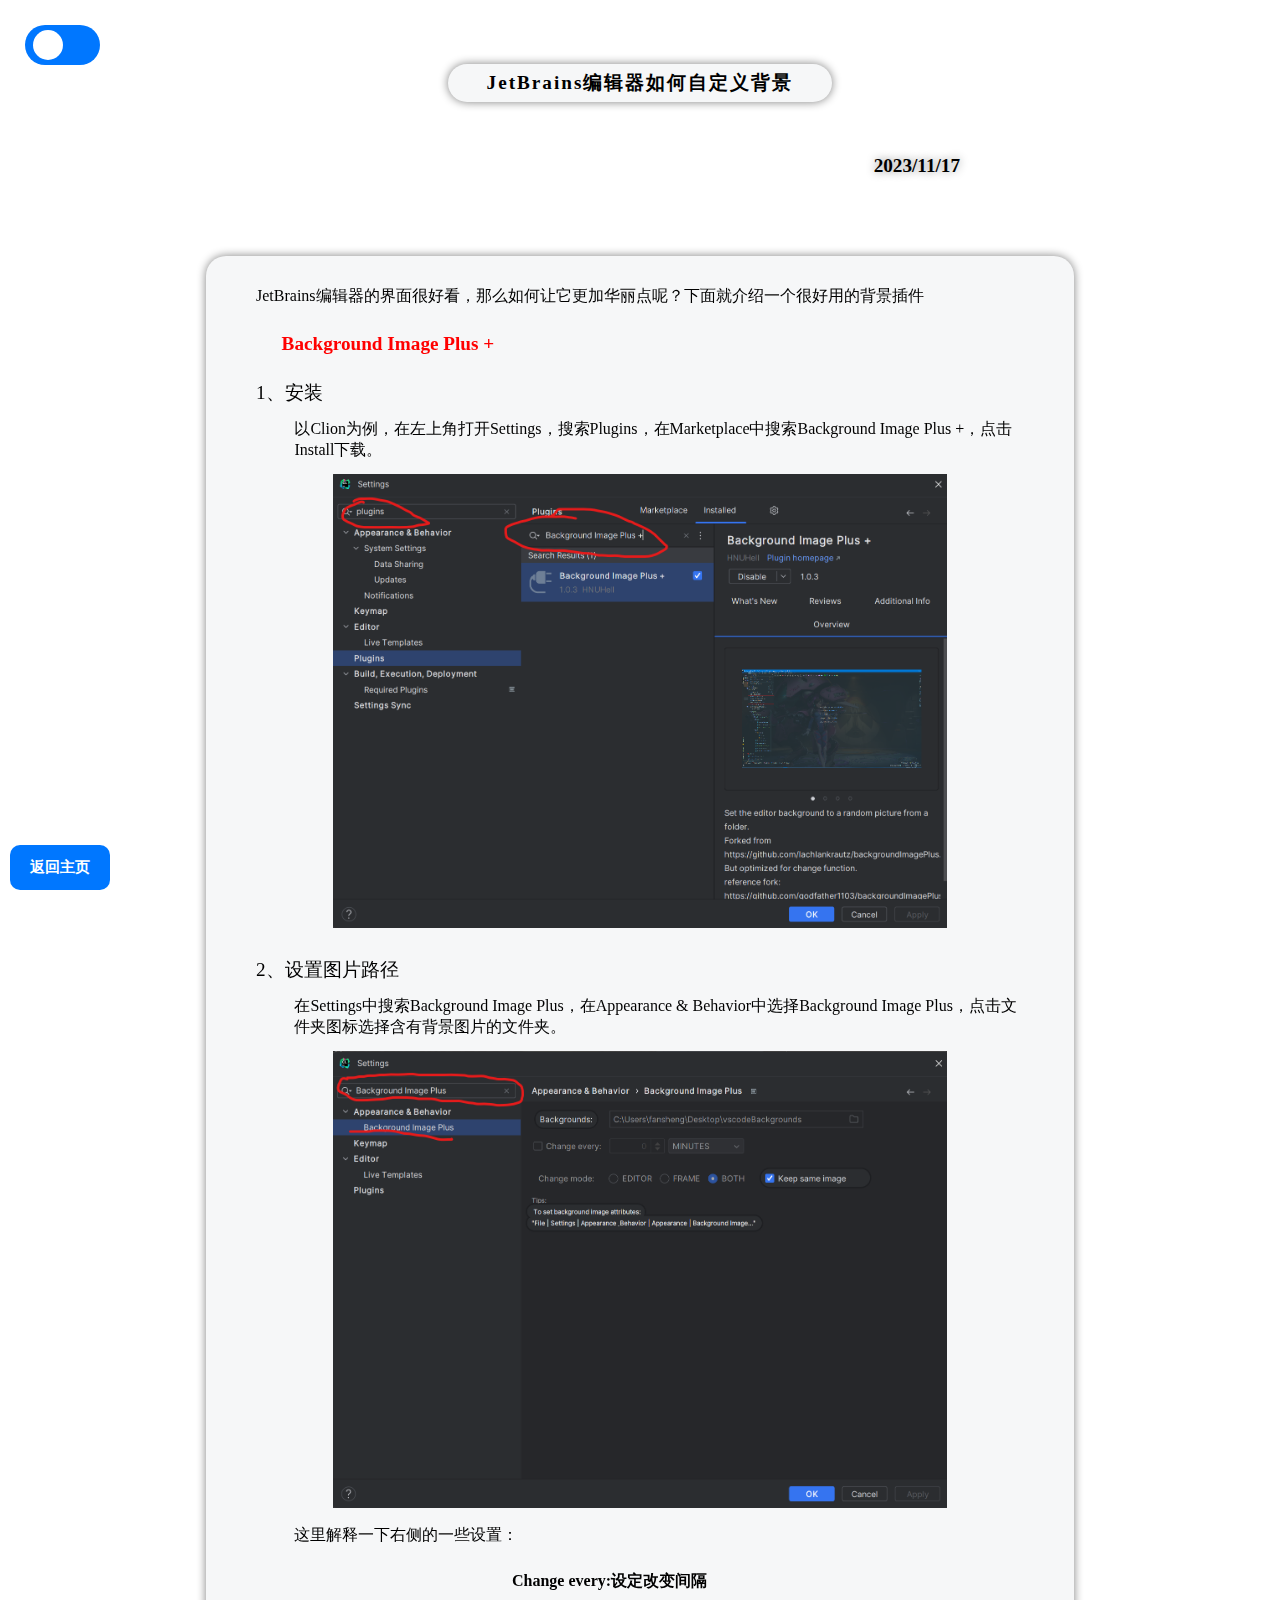
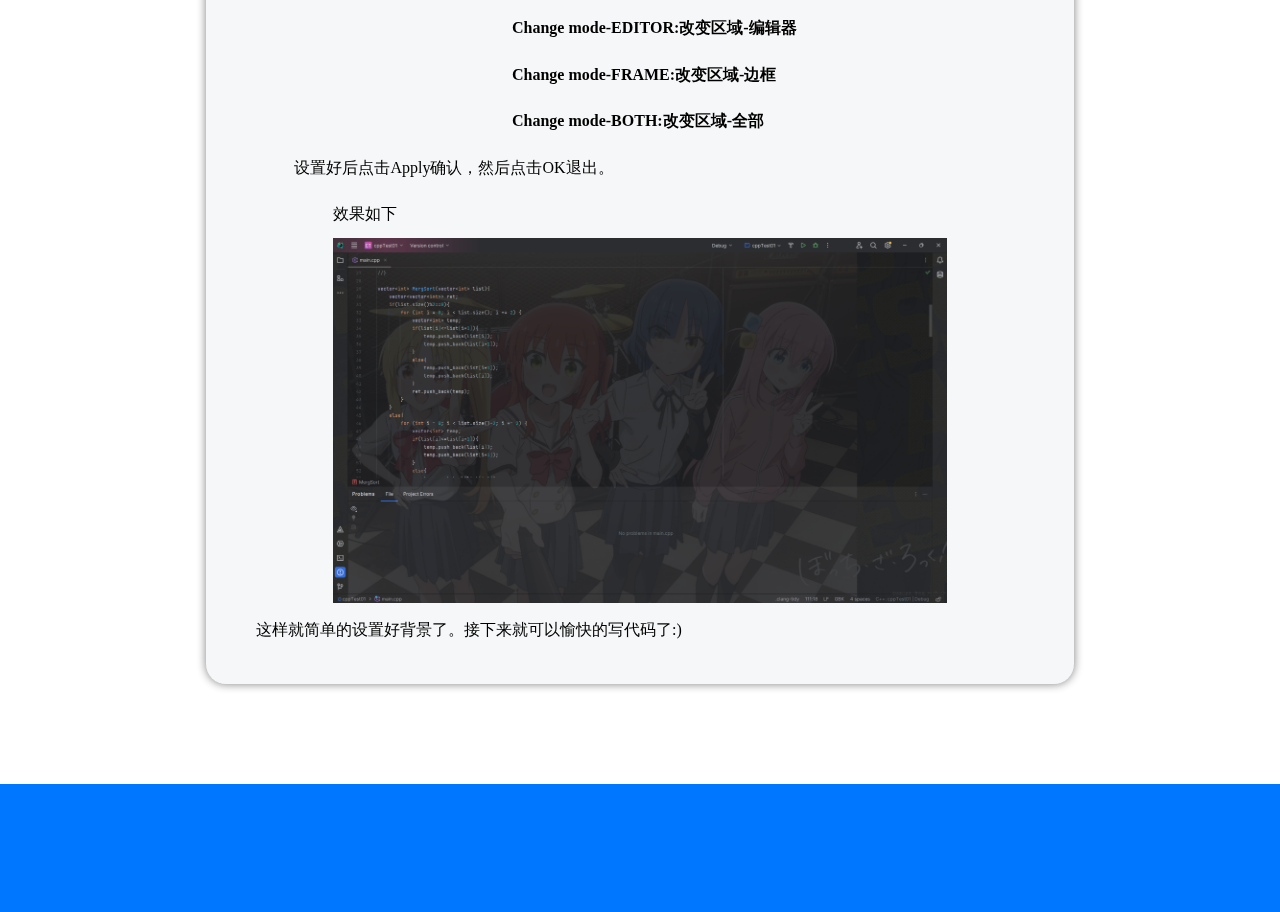
<file: articles/Tutorial/article01/article01.html>
<!DOCTYPE html>
<html lang="en">
<head>
    <meta charset="UTF-8">
    <meta name="viewport" content="width=device-width, initial-scale=1.0">
    <title>JetBrains编辑器如何自定义背景</title>
    <link rel="stylesheet" href="../../articleStyle.css">
    <link rel="shortcut icon" href="../../../favicon.ico" type="image/x-icon">
</head>
<body>
    <div class="fireworkBg"></div>
    <div class="modeBg"><div class="mode" id="modeBtn"></div></div>
    <div class="titleBg" id="titleBg">
        <div class="title" id="title">JetBrains编辑器如何自定义背景</div>    
    </div>
    <div class="date">
        2023/11/17
    </div>
    <div class="articleBg" id="articleBg">
        <div class="articleContent" id="content">
            <div class="smallP">JetBrains编辑器的界面很好看，那么如何让它更加华丽点呢？下面就介绍一个很好用的背景插件</div>
            <div class="midP" style="padding-left: 2vw; padding-top: 2vw;padding-bottom: 2vw;  font-weight: 600;color: red;">Background Image Plus +</div>
            <div class="midP">
                1、安装
            </div>
            <div class="smallP" style="padding-top: 1vw;padding-bottom: 1vw;  padding-left: 3vw;">
                以Clion为例，在左上角打开Settings，搜索Plugins，在Marketplace中搜索Background Image Plus +，点击Install下载。
            </div>
            <img src="./安装.png" style="position: relative; left: 10%; width: 80%;">
            <div style="width: 100%;height: 2vw;"></div>
            <div class="midP">
                2、设置图片路径
            </div>
            <div class="smallP" style="padding-top: 1vw;padding-bottom: 1vw;  padding-left: 3vw;">
                在Settings中搜索Background Image Plus，在Appearance & Behavior中选择Background Image Plus，点击文件夹图标选择含有背景图片的文件夹。
            </div>
            <img src="./设置路径.png" style="position: relative; left: 10%; width: 80%;">
            <div class="smallP" style="padding-top: 1vw;padding-bottom: 1vw;  padding-left: 3vw;">这里解释一下右侧的一些设置：</div>
            <div class="smallP" style="padding-top: 1vw;padding-bottom: 1vw;  padding-left: 20vw;font-weight: 600;">Change every:设定改变间隔</div>
            <div class="smallP" style="padding-top: 1vw;padding-bottom: 1vw;  padding-left: 20vw;font-weight: 600;">Change mode-EDITOR:改变区域-编辑器</div>
            <div class="smallP" style="padding-top: 1vw;padding-bottom: 1vw;  padding-left: 20vw;font-weight: 600;">Change mode-FRAME:改变区域-边框</div>
            <div class="smallP" style="padding-top: 1vw;padding-bottom: 1vw;  padding-left: 20vw;font-weight: 600;">Change mode-BOTH:改变区域-全部</div>
            <div class="smallP" style="padding-top: 1vw;padding-bottom: 1vw;  padding-left: 3vw;">设置好后点击Apply确认，然后点击OK退出。</div>
            <div class="smallP" style="padding-top: 1vw;padding-bottom: 1vw;  padding-left: 6vw;">效果如下</div>
            <img src="./效果.png" style="position: relative; left: 10%; width: 80%;">
            <div class="smallP" style="padding-top: 1vw;padding-bottom: 1vw;">这样就简单的设置好背景了。接下来就可以愉快的写代码了:)</div>
        </div>
    </div>
    <div class="foot">

    </div>
    <div class="home">
        返回主页
    </div>
</body>
<script src="../../utils.js" type="module"></script>
<script src="../../articleCommon.js"></script>
</html>
</file>
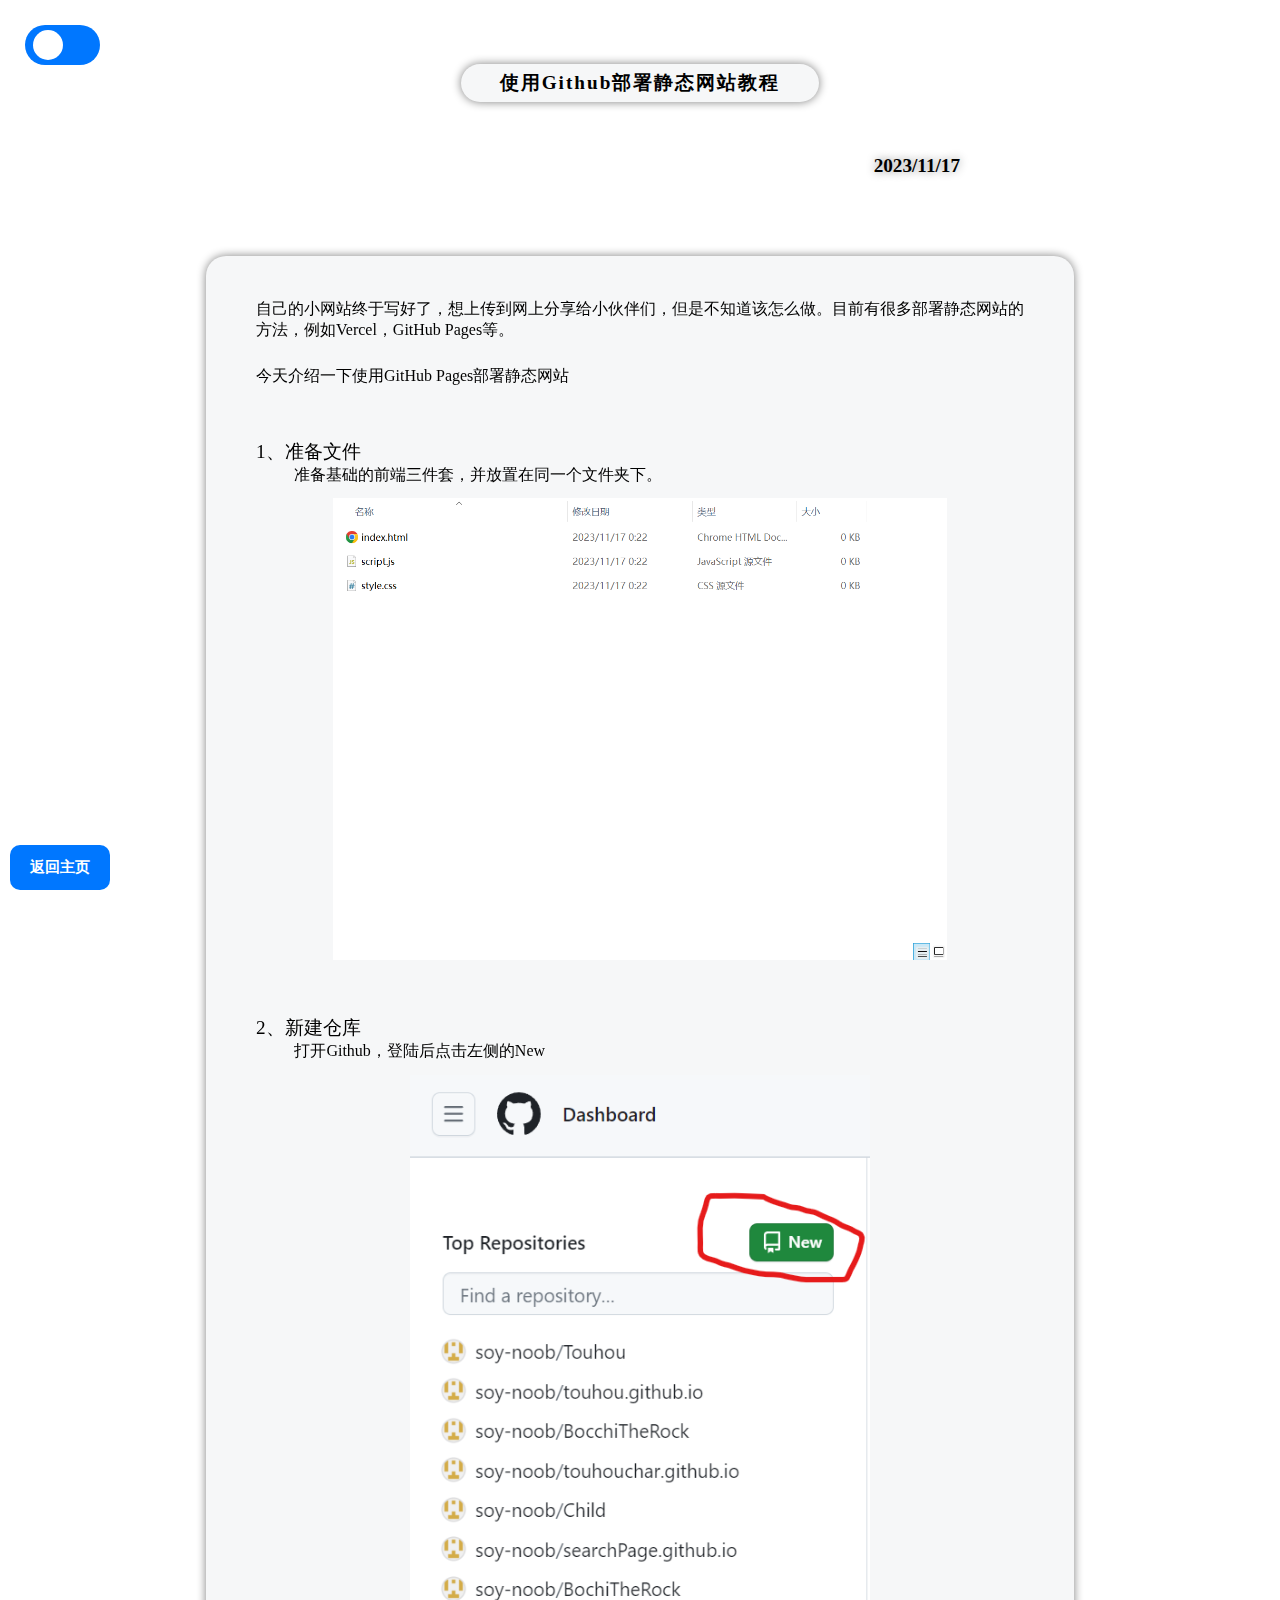
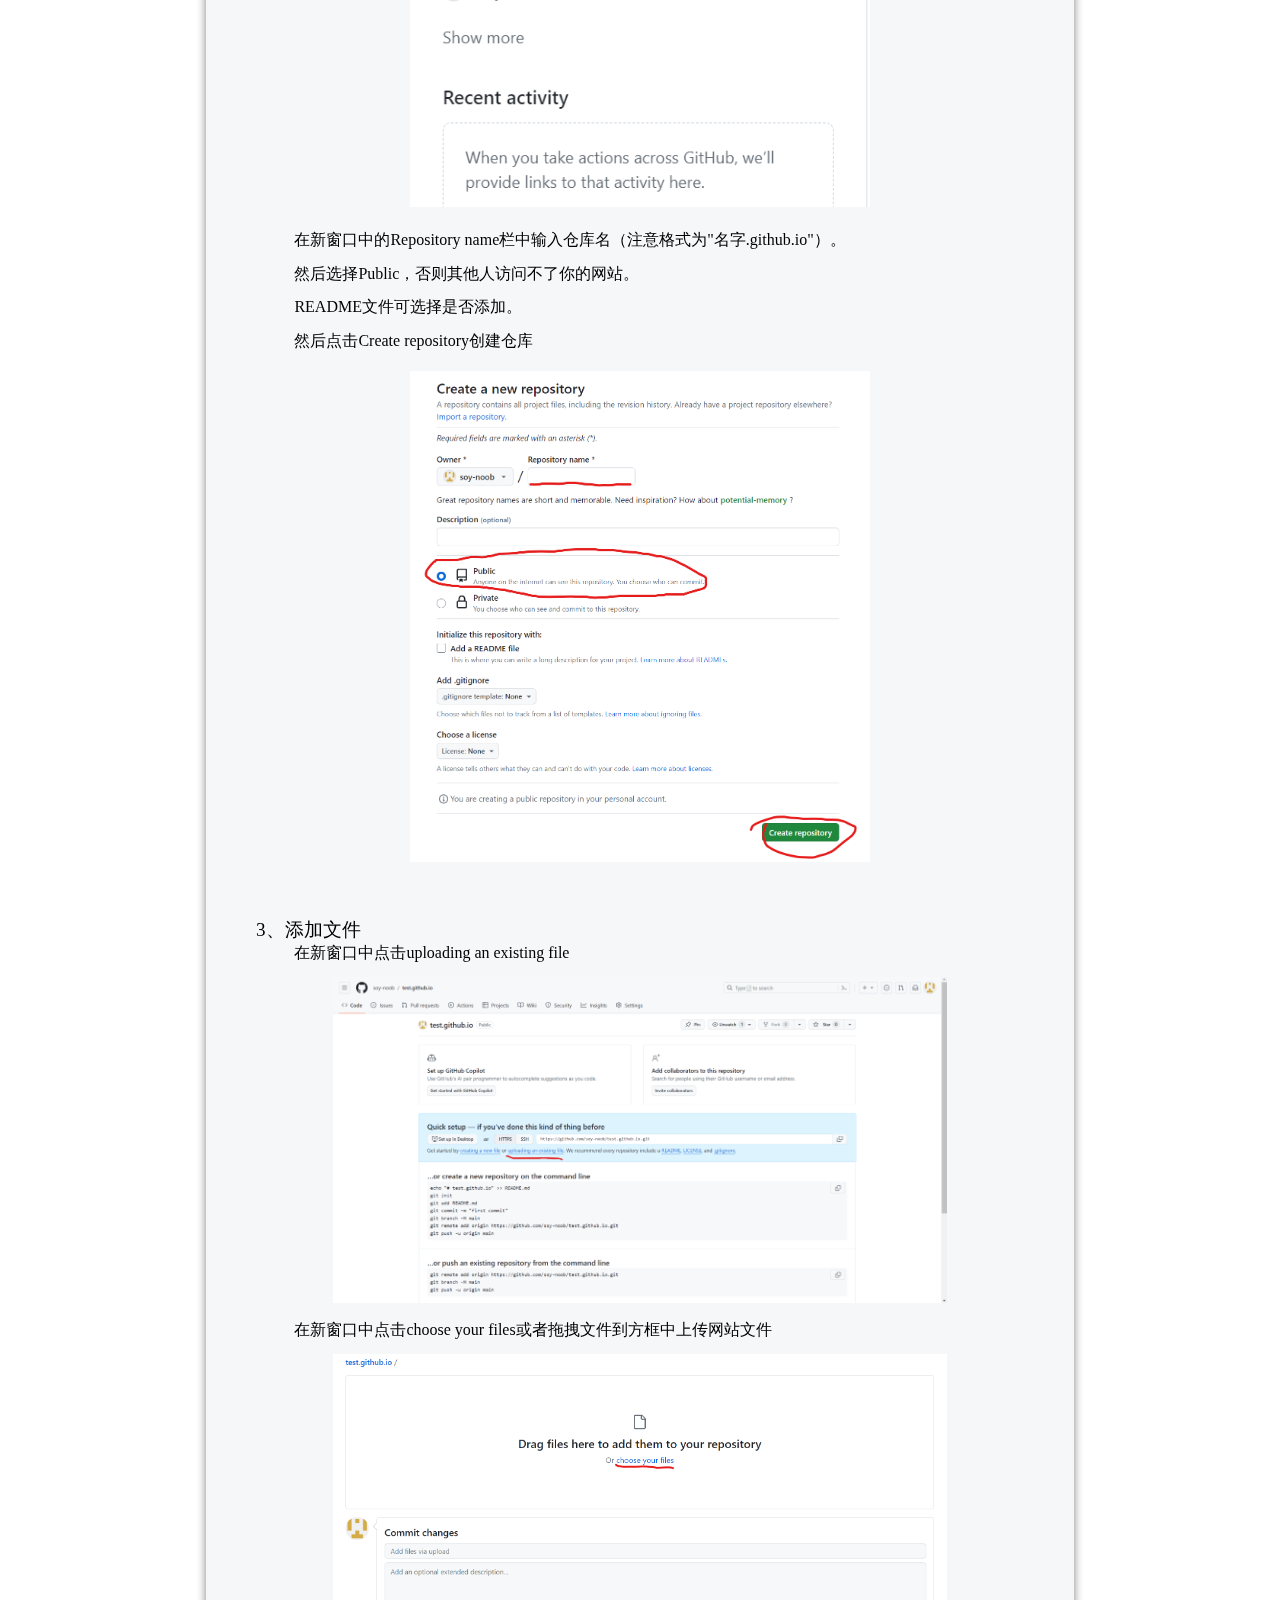
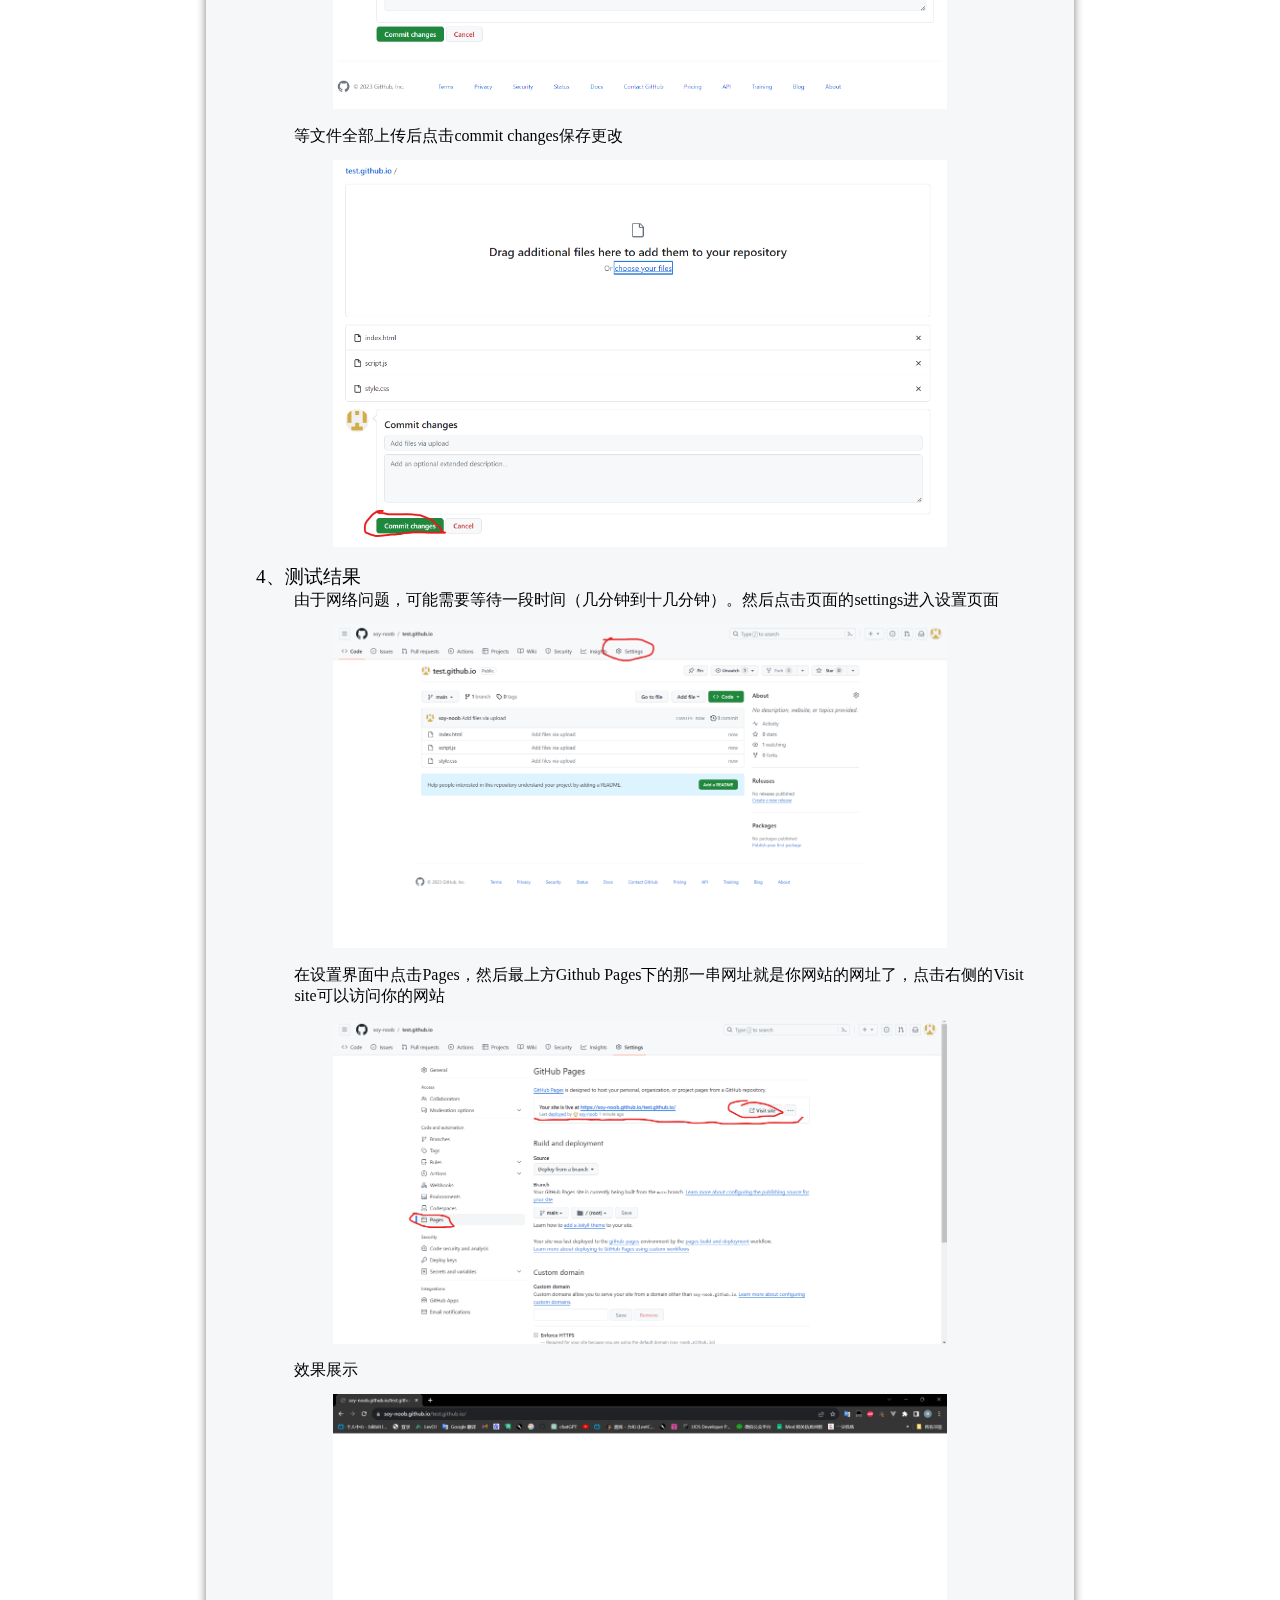
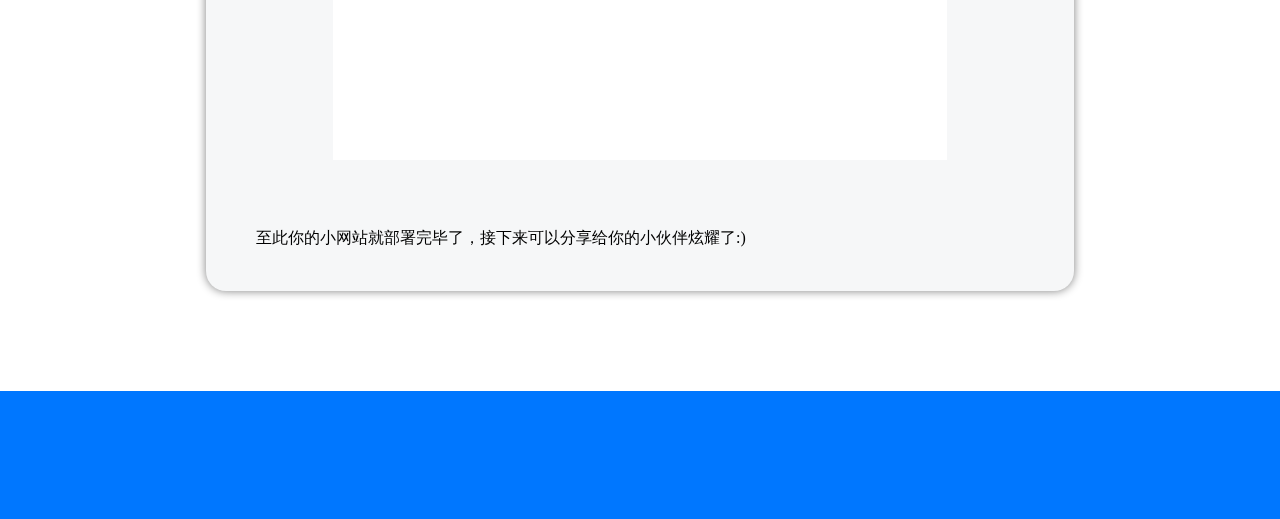
<file: articles/Tutorial/article02/article02.html>
<!DOCTYPE html>
<html lang="en">
<head>
    <meta charset="UTF-8">
    <meta name="viewport" content="width=device-width, initial-scale=1.0">
    <title>使用Github部署静态网站教程</title>
    <link rel="stylesheet" href="../../articleStyle.css">
    <link rel="shortcut icon" href="../../../favicon.ico" type="image/x-icon">
</head>
<body>
    <div class="fireworkBg"></div>
    <div class="modeBg"><div class="mode" id="modeBtn"></div></div>
    <div class="titleBg" id="titleBg">
        <div class="title" id="title">使用Github部署静态网站教程</div>    
    </div>
    <div class="date">
        2023/11/17
    </div>
    <div class="articleBg" id="articleBg">
        <div class="articleContent" id="content">
            <div class="smallP" style="padding-top: 1vw;padding-bottom: 1vw;">自己的小网站终于写好了，想上传到网上分享给小伙伴们，但是不知道该怎么做。目前有很多部署静态网站的方法，例如Vercel，GitHub Pages等。</div>
            <div class="smallP" style="padding-top: 1vw;padding-bottom: 1vw;">今天介绍一下使用GitHub Pages部署静态网站</div>
            <div style="width: 100%;height: 3vw;"></div>
            <div class="midP">1、准备文件</div>
            <div class="smallP" style="padding-left: 3vw;">准备基础的前端三件套，并放置在同一个文件夹下。</div>
            <img src="./准备文件.png" style="position: relative; left: 10%; width: 80%;padding-top: 1vw;padding-bottom: 1vw;">
            <div style="width: 100%;height: 3vw;"></div>
            <div class="midP">2、新建仓库</div>
            <div class="smallP" style="padding-left: 3vw;">打开Github，登陆后点击左侧的New</div>
            <img src="./新建仓库1.png" style="position: relative; left: 20%; width: 60%;padding-top: 1vw;padding-bottom: 1vw;">
            <div class="smallP" style="padding-left: 3vw;padding-top: 0.5vw;padding-bottom: 0.5vw;">在新窗口中的Repository name栏中输入仓库名（注意格式为"名字.github.io"）。</div>
            <div class="smallP" style="padding-left: 3vw;padding-top: 0.5vw;padding-bottom: 0.5vw;">然后选择Public，否则其他人访问不了你的网站。</div>
            <div class="smallP" style="padding-left: 3vw;padding-top: 0.5vw;padding-bottom: 0.5vw;">README文件可选择是否添加。</div>
            <div class="smallP" style="padding-left: 3vw;padding-top: 0.5vw;padding-bottom: 0.5vw;">然后点击Create repository创建仓库</div>
            <img src="./新建仓库2.png" style="position: relative; left: 20%; width: 60%;padding-top: 1vw;padding-bottom: 1vw;">
            <div style="width: 100%;height: 3vw;"></div>
            <div class="midP">3、添加文件</div>
            <div class="smallP" style="padding-left: 3vw;">在新窗口中点击uploading an existing file</div>
            <img src="./添加文件.png" style="position: relative; left: 10%; width: 80%;padding-top: 1vw;padding-bottom: 1vw;">
            <div class="smallP" style="padding-left: 3vw;">在新窗口中点击choose your files或者拖拽文件到方框中上传网站文件</div>
            <img src="./上传文件.png" style="position: relative; left: 10%; width: 80%;padding-top: 1vw;padding-bottom: 1vw;">
            <div class="smallP" style="padding-left: 3vw;">等文件全部上传后点击commit changes保存更改</div>
            <img src="./保存文件.png" style="position: relative; left: 10%; width: 80%;padding-top: 1vw;padding-bottom: 1vw;">
            <div class="midP">4、测试结果</div>
            <div class="smallP" style="padding-left: 3vw;">由于网络问题，可能需要等待一段时间（几分钟到十几分钟）。然后点击页面的settings进入设置页面</div>
            <img src="./打开设置.png" style="position: relative; left: 10%; width: 80%;padding-top: 1vw;padding-bottom: 1vw;">
            <div class="smallP" style="padding-left: 3vw;">在设置界面中点击Pages，然后最上方Github Pages下的那一串网址就是你网站的网址了，点击右侧的Visit site可以访问你的网站</div>
            <img src="./测试结果.png" style="position: relative; left: 10%; width: 80%;padding-top: 1vw;padding-bottom: 1vw;">
            <div class="smallP" style="padding-left: 3vw;">效果展示</div>
            <img src="./结果.png" style="position: relative; left: 10%; width: 80%;padding-top: 1vw;padding-bottom: 1vw;">
            <div style="width: 100%;height: 3vw;"></div>
            <div class="smallP" style="padding-top: 1vw;padding-bottom: 1vw;">至此你的小网站就部署完毕了，接下来可以分享给你的小伙伴炫耀了:)</div>
        </div>
    </div>
    <div class="foot">

    </div>
    <div class="home">
        返回主页
    </div>
</body>
<script src="../../utils.js" type="module"></script>
<script src="../../articleCommon.js"></script>
</html>
</file>
<file: style.css>
*{
    margin: 0;
    transition: 1s;
}

body{
    width: 100vw;
    display: flex;
    align-items: center;
    justify-content: center;
}

.head{
    width: 100vw;
    position: absolute;
    top: 0;
    left: 0;
    height: 75px;
}

.select{
    user-select: none;
    z-index: 1;
    width: 10vw;
    height: 5vw;
    background-color: #F6F7F8;
    position: absolute;
    left: 19.5vw;
    transform: translate(calc(var(--i)*10vw),0);
    transition: 0.5s;
    border-left: solid 1px rgb(100, 98, 98);
    border-right: solid 1px rgb(0, 119, 255);
    line-height: 5vw;
    font-size: 2vw;
    text-align: center;
    font-weight: 600;
}

.select:hover{
    cursor: pointer;
    background-color: rgb(220,220,220);
}

.underline{
    user-select: none;
    width: 10vw;
    height: 0.4vw;
    background-color: rgb(0, 119, 255);
    position: absolute;
    left: 19.5vw;
    top: 4.6vw;
    z-index: 10;
    transition: 0.5s;
}

#sele-1:hover .underline{
    transform: translate(0,0);
}

#sele-2:hover .underline{
    background-color: black;
}

.container{
    z-index: -1;
    position: fixed;
    left: 0;
    top: 0;
    width: 100vw;
    height: 100vh;
    display: flex;
    align-items: center;
    justify-content: center;
}

.list{
    box-shadow: 0px 0px 10px 0px gray;
    user-select: none;
    position: relative;
    top: 7.5vw;
    width: 70vw;
    height: 700px;
    background-color: #F6F7F8;
    border-radius: 30px;
    padding-right: 10px;
    overflow: hidden;
}

.item{
    list-style: none;
    width: 960px;
    height: 3vw;
    margin-top: 2vw;
}

.title{
    font-size: 1.5vw;
    font-weight: 600;
    line-height: 3vw;
    padding-left: 1vw;
    width: 65vw;
    height: 3vw;
    transition: 1s;
    overflow: hidden;
    background-color: var(--bgOff);
}

.title:hover{
    background-color: var(--bgOn);
    cursor: pointer;
}

.scroll{
    width: 1vw;
    height: 660px;
    background-color: rgba(150, 150, 150,0.5);
    position: absolute;
    right: 2vw;
    top: 20px;
}

.scroll .handle{
    transition: 0s;
    width: 1vw;
    height: 20px;
    background-color: rgb(0, 119, 255);
    position: absolute;
    top: 0;
    left: 0;
}

.scroll .handle:hover{
    cursor: pointer;
}
</file>
<file: articles/articleStyle.css>
*{
    margin: 0;
}
body{
    overflow-x: hidden;
    background-color: white;
    display: flex;
    justify-content: center;
    transition: 1s;
    width: 100vw;
}
a{
    text-decoration: none;
    color: rgb(0, 119, 255);
    transition: 0.2s;
}
a:hover{
    cursor: pointer;
    color: red;
}

.largeP{
    font-size: 2.5vw;
}

.midP{
    font-size: 1.5vw;
}

.smallP{
    font-size: 1.25vw;
}

.fireworkBg{
    width: 100vw;
    height: 100vh;
    position: fixed;
    left: 0;
    top: 0;
    overflow: hidden;
    z-index: 1;
}

.mode{
    width: 30px;
    height: 30px;
    border-radius: 30px;
    position: absolute;
    left: 7.5px;
    top: 5px;
    background-color: white;
    transition: 1s;
    z-index: 10;
}

.modeBg{
    width: 75px;
    height: 40px;
    border-radius: 60px;
    position: fixed;
    background-color: rgb(0, 119, 255);
    z-index: 1;
    left: 25px;
    top: 25px;
}

.modeBg:hover{
    cursor: pointer;
}


.titleBg{
    box-shadow: 0px 0px 10px 0px gray;
    transition: 1s;
    background-color: #F6F7F8;
    top: 5vw;
    padding-inline: 3vw;
    height: 3vw;
    position: absolute;
    border-radius: 20px;
}

.title{
    line-height: 3vw;
    font-size: 1.5vw;
    text-align: center;
    font-weight: 600;
    letter-spacing: 2px;
}

.date{
    width: 100vw;
    height: 50px;
    font-size: 1.5vw;
    font-weight: 600;
    line-height: 50px;
    position: absolute;
    top: 11vw;
    text-align: right;
    padding-right: 50vw;
    text-shadow: 0px 0px 10px gray;
}

.articleContent{
    z-index: 1;
    transition: 1s;
    width: 60vw;
    padding-top: 30px;
    padding-bottom: 30px;
    border-radius: 20px;
}

.articleBg{
    box-shadow: 0px 0px 10px 0px gray;
    padding-left: 50px;
    padding-right: 50px;
    position: absolute;
    top: 20vw;
    border-radius: 20px;
    display: flex;
    align-items: center;
    justify-content: center;
    transition: 1s;
    background-color: #F6F7F8;
}

.firework{
    position: absolute;
    width: 5px;
    height: 5px;
    background-color: black;
}

.home{
    width: 100px;
    height: 45px;
    background-color:rgb(0, 119, 255);
    font-size: 15px;
    line-height: 45px;
    text-align: center;
    position: fixed;
    left: 10px;
    bottom: 10px;
    font-weight: 600;
    color: white;
    border-radius: 10px;
    z-index: 1;
}

.home:hover{
    cursor: pointer;
}

p{
    padding-top: 10px;
    padding-bottom: 10px;
}

.foot{
    transition: 0.5s;
    width: 100vw;
    height: 10vw;
    background-color: rgb(0, 119, 255);
    display: block;
    position: relative;
    bottom: -6000px;
}
</file>
<file: articles/codeStyle.css>
code span{
}
.code-string{
    letter-spacing: 1px;
    color: rgb(159, 108, 0);
    font-size: 1.2vw;font-weight: 500;font-family: consoles;
}
.code-keyword{
    letter-spacing: 1px;
    color: rgb(202, 121, 0);
    font-size: 1.2vw;font-weight: 500;font-family: consoles;
}
.code-number{
    letter-spacing: 1px;
    color: rgb(158, 169, 0);
    font-size: 1.2vw;font-weight: 500;font-family: consoles;
}
.code-variable{
    letter-spacing: 1px;
    color: rgb(231, 73, 0);
    font-size: 1.2vw;font-weight: 500;font-family: consoles;
}
.code-head{
    user-select: none;
    color: rgb(158, 169, 0);
    font-size: 1.2vw;font-weight: 500;font-family: consoles;
}
.code-headLine{
    user-select: none;
    color: rgb(159, 108, 0);
    font-size: 1.2vw;font-weight: 500;font-family: consoles;
}
</file>
